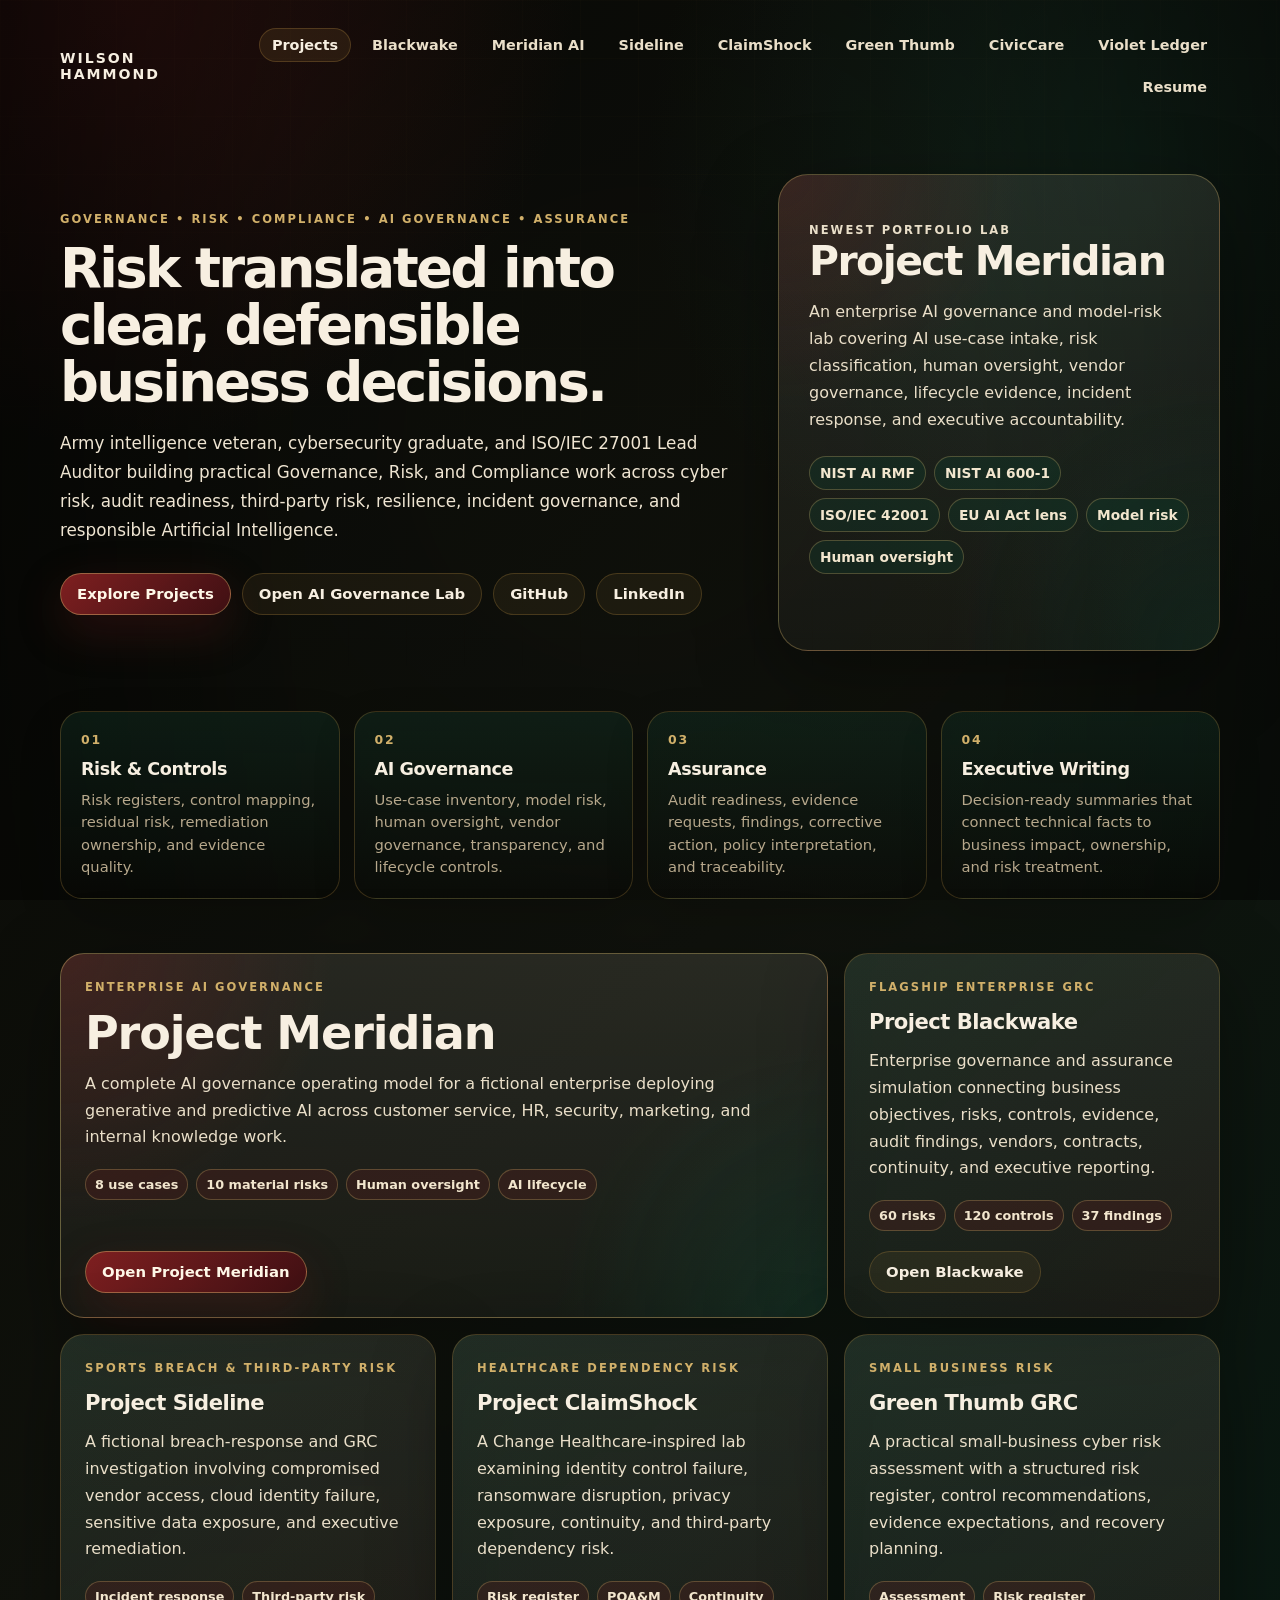
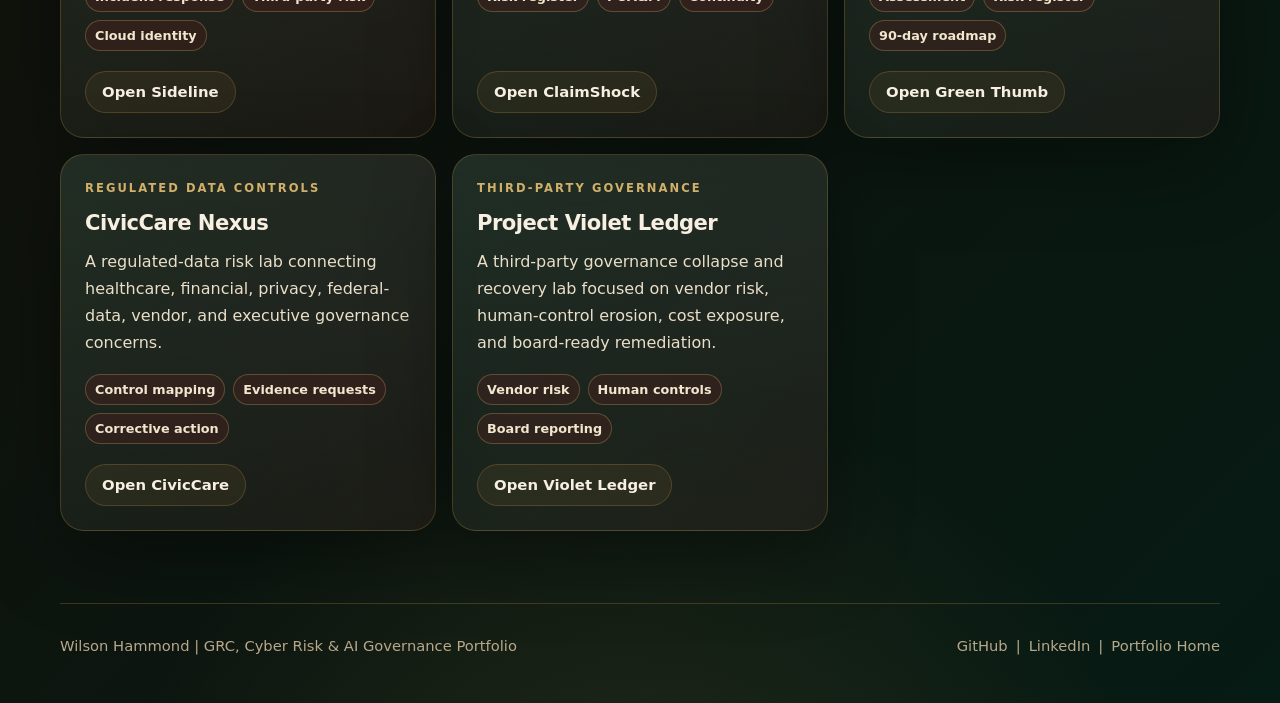
<file: index.html>
<!doctype html>
<html lang="en">
<head>
  <meta charset="utf-8">
  <meta name="viewport" content="width=device-width, initial-scale=1">
  <meta name="description" content="Wilson Hammond cybersecurity, GRC, risk, compliance, assurance, and AI governance portfolio.">
  <title>Wilson Hammond | GRC, Cyber Risk & AI Governance Portfolio</title>
  <link rel="stylesheet" href="styles.css?v=meridian1">
</head>
<body>
  <header class="site-header">
    <nav class="nav-wrap">
      <a class="brand" href="index.html">Wilson Hammond</a>
      <div class="nav-links">
        <a class="active" href="index.html#projects">Projects</a>
        <a href="project_blackwake.html">Blackwake</a>
        <a href="project_meridian_ai.html">Meridian AI</a>
        <a href="project_sideline.html">Sideline</a>
        <a href="project_claimshock.html">ClaimShock</a>
        <a href="project_green_thumb.html">Green Thumb</a>
        <a href="project_civiccare.html">CivicCare</a>
        <a href="project_violet_ledger.html">Violet Ledger</a>
        <a href="Wilson_Hammond_Resume.pdf">Resume</a>
      </div>
    </nav>
  </header>
  <main>
    <section class="hero-section">
      <div class="hero-grid">
        <div class="hero-copy">
          <p class="kicker">Governance • Risk • Compliance • AI Governance • Assurance</p>
          <h1>Risk translated into clear, defensible business decisions.</h1>
          <p class="lead">Army intelligence veteran, cybersecurity graduate, and ISO/IEC 27001 Lead Auditor building practical Governance, Risk, and Compliance work across cyber risk, audit readiness, third-party risk, resilience, incident governance, and responsible Artificial Intelligence.</p>
          <div class="action-row">
            <a class="button primary" href="#projects">Explore Projects</a>
            <a class="button secondary" href="project_meridian_ai.html">Open AI Governance Lab</a>
            <a class="button secondary" href="https://github.com/WilsonHammond" target="_blank" rel="noopener">GitHub</a>
            <a class="button secondary" href="https://www.linkedin.com/in/wilson-hammond-b14966373" target="_blank" rel="noopener">LinkedIn</a>
          </div>
        </div>
        <aside class="hero-panel">
          <p class="panel-label">Newest Portfolio Lab</p>
          <h2>Project Meridian</h2>
          <p>An enterprise AI governance and model-risk lab covering AI use-case intake, risk classification, human oversight, vendor governance, lifecycle evidence, incident response, and executive accountability.</p>
          <div class="mini-list"><span>NIST AI RMF</span><span>NIST AI 600-1</span><span>ISO/IEC 42001</span><span>EU AI Act lens</span><span>Model risk</span><span>Human oversight</span></div>
        </aside>
      </div>
    </section>
    <section class="signal-row" aria-label="Portfolio strengths">
      <article><span>01</span><h3>Risk & Controls</h3><p>Risk registers, control mapping, residual risk, remediation ownership, and evidence quality.</p></article>
      <article><span>02</span><h3>AI Governance</h3><p>Use-case inventory, model risk, human oversight, vendor governance, transparency, and lifecycle controls.</p></article>
      <article><span>03</span><h3>Assurance</h3><p>Audit readiness, evidence requests, findings, corrective action, policy interpretation, and traceability.</p></article>
      <article><span>04</span><h3>Executive Writing</h3><p>Decision-ready summaries that connect technical facts to business impact, ownership, and risk treatment.</p></article>
    </section>
    <section class="project-grid" id="projects">
      <article class="project-card featured-card"><p class="kicker">Enterprise AI Governance</p><h3>Project Meridian</h3><p>A complete AI governance operating model for a fictional enterprise deploying generative and predictive AI across customer service, HR, security, marketing, and internal knowledge work.</p><div class="project-meta"><span>8 use cases</span><span>10 material risks</span><span>Human oversight</span><span>AI lifecycle</span></div><a href="project_meridian_ai.html">Open Project Meridian</a></article>
      <article class="project-card"><p class="kicker">Flagship Enterprise GRC</p><h3>Project Blackwake</h3><p>Enterprise governance and assurance simulation connecting business objectives, risks, controls, evidence, audit findings, vendors, contracts, continuity, and executive reporting.</p><div class="project-meta"><span>60 risks</span><span>120 controls</span><span>37 findings</span></div><a href="project_blackwake.html">Open Blackwake</a></article>
      <article class="project-card"><p class="kicker">Sports Breach & Third-Party Risk</p><h3>Project Sideline</h3><p>A fictional breach-response and GRC investigation involving compromised vendor access, cloud identity failure, sensitive data exposure, and executive remediation.</p><div class="project-meta"><span>Incident response</span><span>Third-party risk</span><span>Cloud identity</span></div><a href="project_sideline.html">Open Sideline</a></article>
      <article class="project-card"><p class="kicker">Healthcare Dependency Risk</p><h3>Project ClaimShock</h3><p>A Change Healthcare-inspired lab examining identity control failure, ransomware disruption, privacy exposure, continuity, and third-party dependency risk.</p><div class="project-meta"><span>Risk register</span><span>POA&amp;M</span><span>Continuity</span></div><a href="project_claimshock.html">Open ClaimShock</a></article>
      <article class="project-card"><p class="kicker">Small Business Risk</p><h3>Green Thumb GRC</h3><p>A practical small-business cyber risk assessment with a structured risk register, control recommendations, evidence expectations, and recovery planning.</p><div class="project-meta"><span>Assessment</span><span>Risk register</span><span>90-day roadmap</span></div><a href="project_green_thumb.html">Open Green Thumb</a></article>
      <article class="project-card"><p class="kicker">Regulated Data Controls</p><h3>CivicCare Nexus</h3><p>A regulated-data risk lab connecting healthcare, financial, privacy, federal-data, vendor, and executive governance concerns.</p><div class="project-meta"><span>Control mapping</span><span>Evidence requests</span><span>Corrective action</span></div><a href="project_civiccare.html">Open CivicCare</a></article>
      <article class="project-card"><p class="kicker">Third-Party Governance</p><h3>Project Violet Ledger</h3><p>A third-party governance collapse and recovery lab focused on vendor risk, human-control erosion, cost exposure, and board-ready remediation.</p><div class="project-meta"><span>Vendor risk</span><span>Human controls</span><span>Board reporting</span></div><a href="project_violet_ledger.html">Open Violet Ledger</a></article>
    </section>
  </main>
  <footer class="footer"><p>Wilson Hammond | GRC, Cyber Risk & AI Governance Portfolio</p><p><a href="https://github.com/WilsonHammond" target="_blank" rel="noopener">GitHub</a><span>|</span><a href="https://www.linkedin.com/in/wilson-hammond-b14966373" target="_blank" rel="noopener">LinkedIn</a><span>|</span><a href="index.html">Portfolio Home</a></p></footer>
</body></html>
</file>
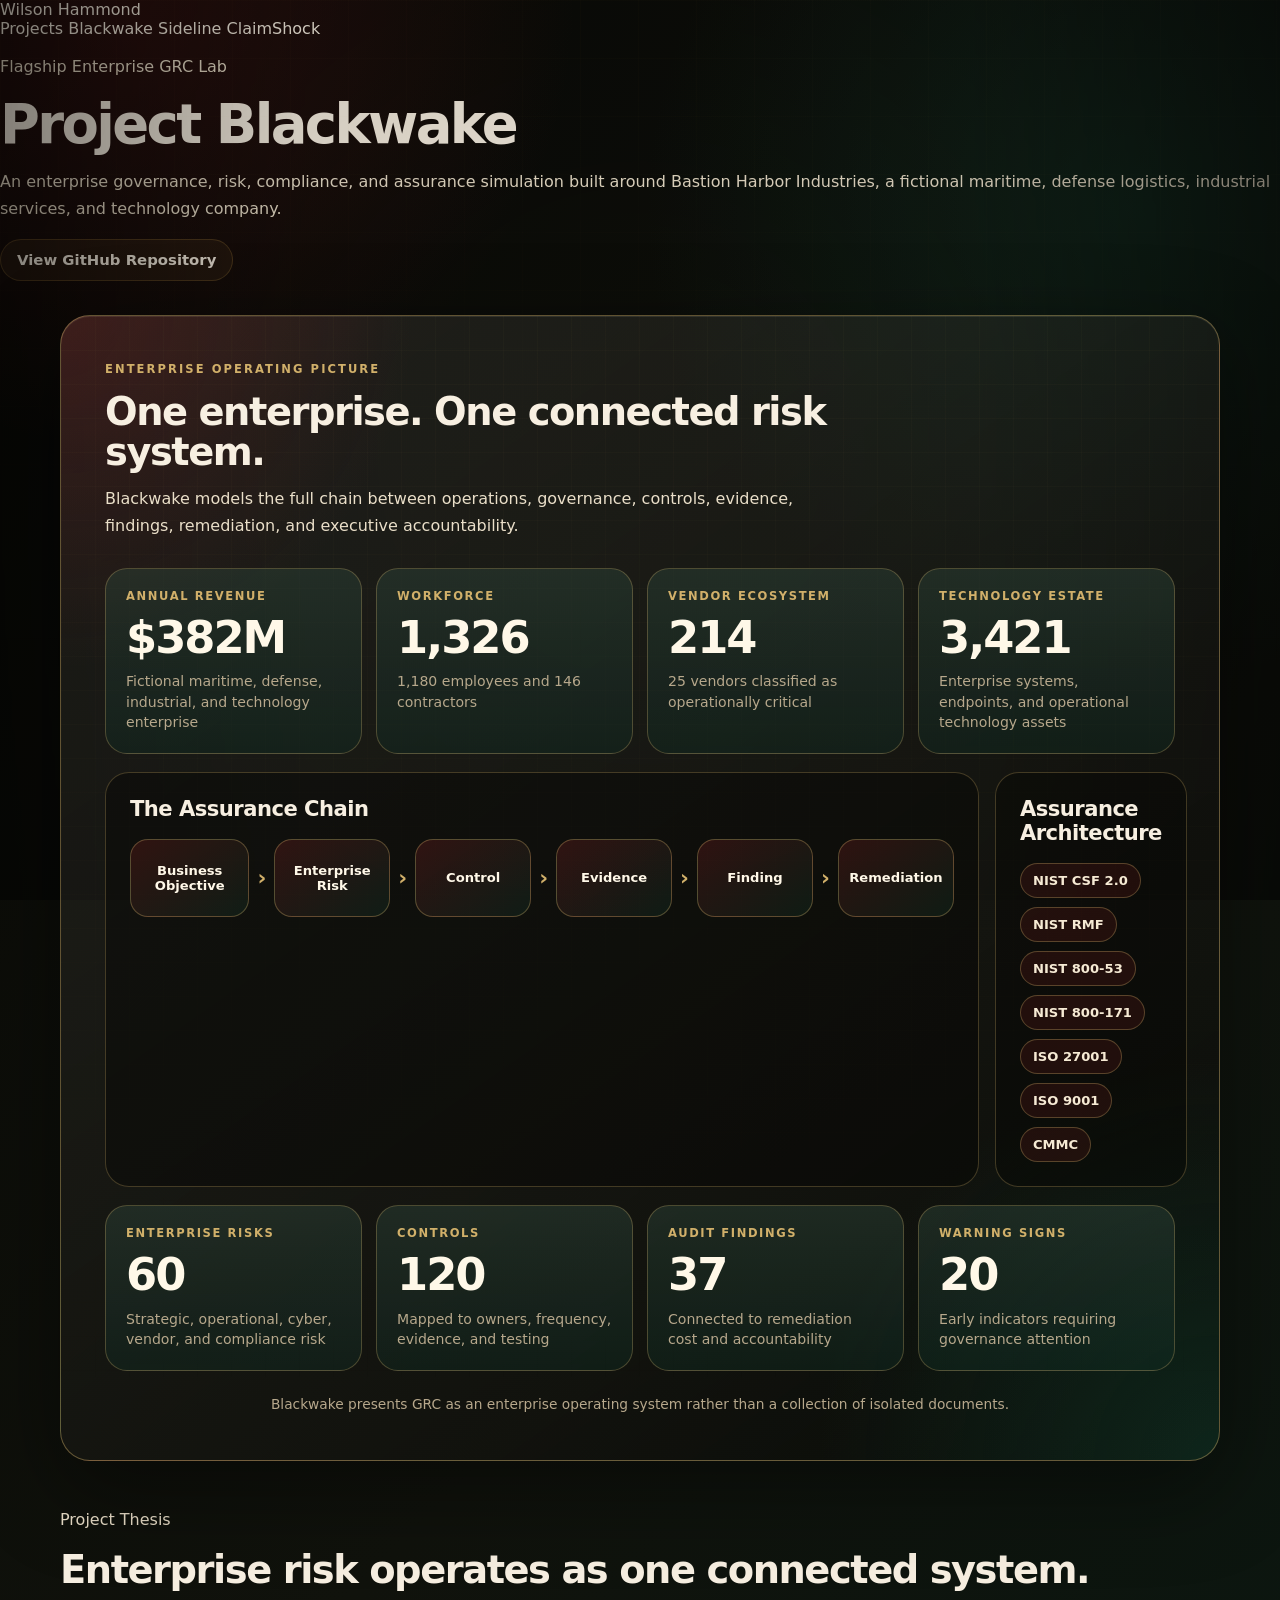
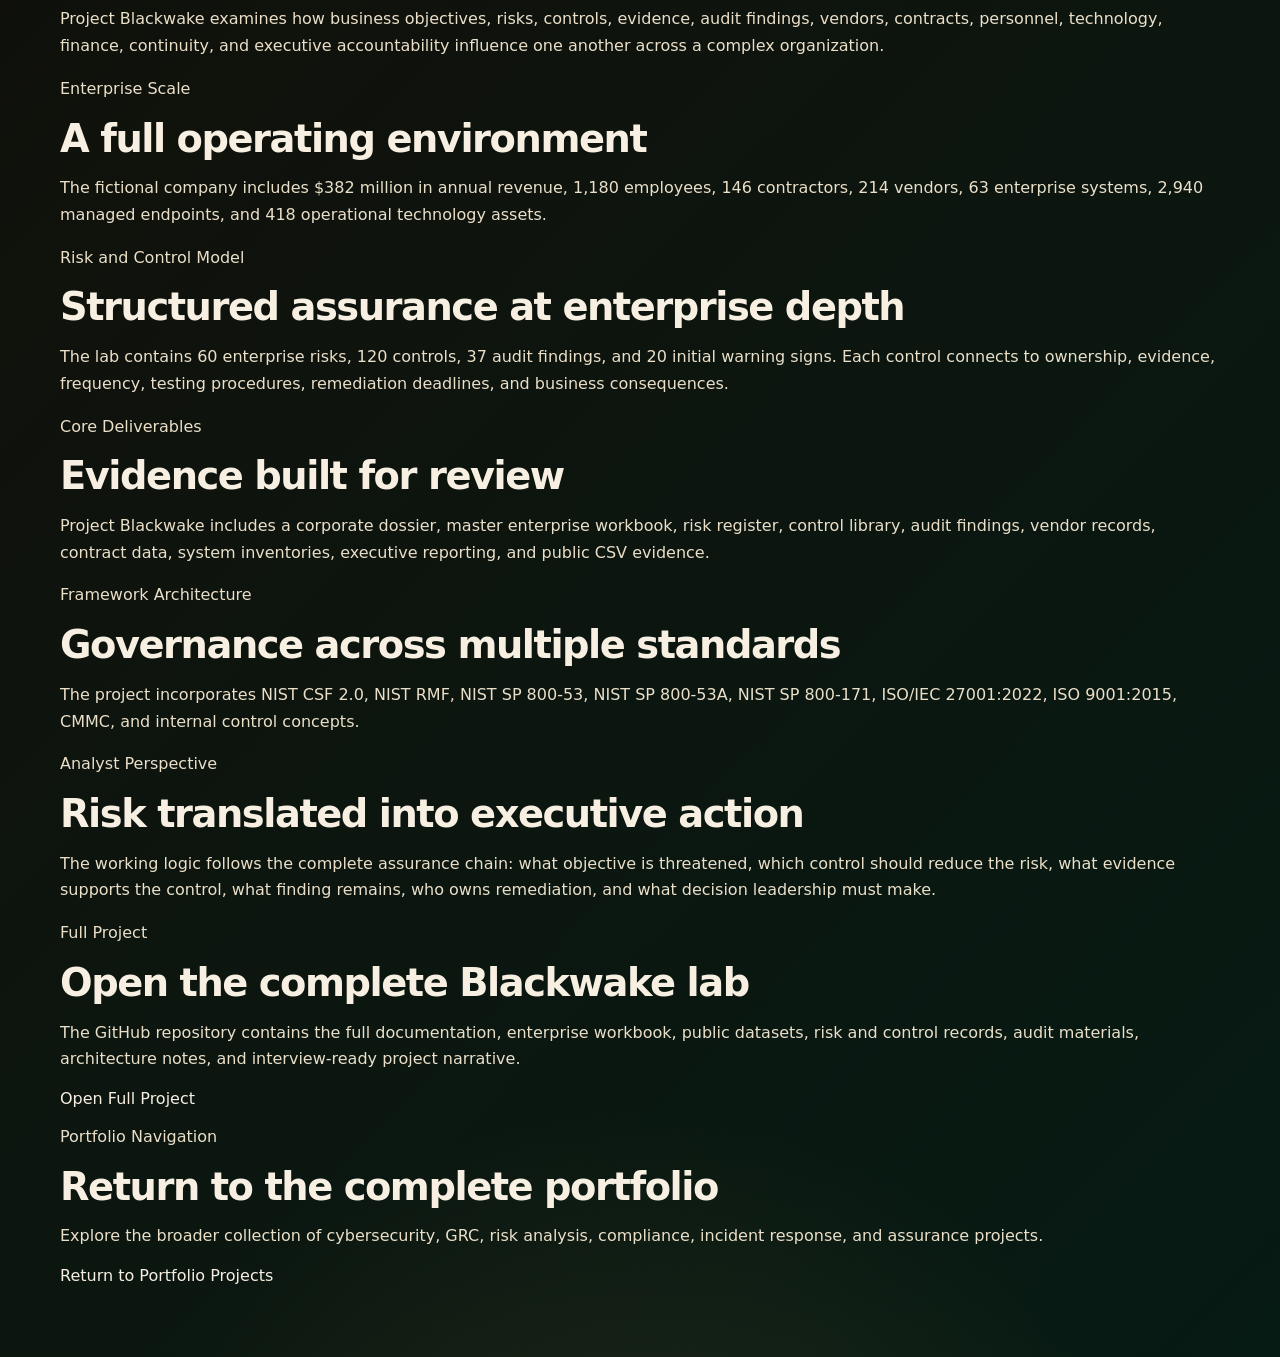
<file: project_blackwake.html>
<!doctype html>
<html lang="en">
<head>
  <meta charset="utf-8">
  <meta name="viewport" content="width=device-width, initial-scale=1">
  <title>Project Blackwake | Wilson Hammond</title>
  <link rel="stylesheet" href="styles.css">
</head>

<body>
  <header class="hero">
    <nav>
      <a href="index.html" class="logo">Wilson Hammond</a>
      <div>
        <a href="index.html#projects">Projects</a>
        <a href="project_blackwake.html">Blackwake</a>
        <a href="project_sideline.html">Sideline</a>
        <a href="project_claimshock.html">ClaimShock</a>
      </div>
    </nav>

    <section class="heroText">
      <p class="eyebrow">Flagship Enterprise GRC Lab</p>
      <h1>Project Blackwake</h1>
      <p>
        An enterprise governance, risk, compliance, and assurance simulation built around Bastion Harbor Industries, a fictional maritime, defense logistics, industrial services, and technology company.
      </p>
      <a class="button" href="https://github.com/WilsonHammond/project_blackwake_grc_lab" target="_blank">
        View GitHub Repository
      </a>
    </section>
  </header>

  <section class="project-infographic" aria-labelledby="blackwake-overview-title">
  <div class="infographic-shell">

    <div class="infographic-heading">
      <p class="kicker">Enterprise Operating Picture</p>

      <h2 id="blackwake-overview-title">
        One enterprise. One connected risk system.
      </h2>

      <p>
        Blackwake models the full chain between operations, governance,
        controls, evidence, findings, remediation, and executive accountability.
      </p>
    </div>

    <div class="metric-grid">
      <article class="metric-card">
        <span class="metric-label">Annual Revenue</span>
        <span class="metric-value">$382M</span>
        <span class="metric-note">
          Fictional maritime, defense, industrial, and technology enterprise
        </span>
      </article>

      <article class="metric-card">
        <span class="metric-label">Workforce</span>
        <span class="metric-value">1,326</span>
        <span class="metric-note">
          1,180 employees and 146 contractors
        </span>
      </article>

      <article class="metric-card">
        <span class="metric-label">Vendor Ecosystem</span>
        <span class="metric-value">214</span>
        <span class="metric-note">
          25 vendors classified as operationally critical
        </span>
      </article>

      <article class="metric-card">
        <span class="metric-label">Technology Estate</span>
        <span class="metric-value">3,421</span>
        <span class="metric-note">
          Enterprise systems, endpoints, and operational technology assets
        </span>
      </article>
    </div>

    <div class="infographic-split">

      <article class="infographic-panel">
        <h3>The Assurance Chain</h3>

        <div class="risk-flow" aria-label="Blackwake assurance chain">
          <div class="flow-node">Business Objective</div>
          <div class="flow-arrow">›</div>
          <div class="flow-node">Enterprise Risk</div>
          <div class="flow-arrow">›</div>
          <div class="flow-node">Control</div>
          <div class="flow-arrow">›</div>
          <div class="flow-node">Evidence</div>
          <div class="flow-arrow">›</div>
          <div class="flow-node">Finding</div>
          <div class="flow-arrow">›</div>
          <div class="flow-node">Remediation</div>
        </div>
      </article>

      <article class="infographic-panel">
        <h3>Assurance Architecture</h3>

        <div class="framework-row">
          <span>NIST CSF 2.0</span>
          <span>NIST RMF</span>
          <span>NIST 800-53</span>
          <span>NIST 800-171</span>
          <span>ISO 27001</span>
          <span>ISO 9001</span>
          <span>CMMC</span>
        </div>
      </article>

    </div>

    <div class="metric-grid" style="margin-top: 18px; margin-bottom: 0;">
      <article class="metric-card">
        <span class="metric-label">Enterprise Risks</span>
        <span class="metric-value">60</span>
        <span class="metric-note">Strategic, operational, cyber, vendor, and compliance risk</span>
      </article>

      <article class="metric-card">
        <span class="metric-label">Controls</span>
        <span class="metric-value">120</span>
        <span class="metric-note">Mapped to owners, frequency, evidence, and testing</span>
      </article>

      <article class="metric-card">
        <span class="metric-label">Audit Findings</span>
        <span class="metric-value">37</span>
        <span class="metric-note">Connected to remediation cost and accountability</span>
      </article>

      <article class="metric-card">
        <span class="metric-label">Warning Signs</span>
        <span class="metric-value">20</span>
        <span class="metric-note">Early indicators requiring governance attention</span>
      </article>
    </div>

    <p class="infographic-caption">
      Blackwake presents GRC as an enterprise operating system rather than a collection of isolated documents.
    </p>

  </div>
</section>
  
  <main>
    <section class="grid">
      <article class="card">
        <p class="eyebrow">Project Thesis</p>
        <h2>Enterprise risk operates as one connected system.</h2>
        <p>
          Project Blackwake examines how business objectives, risks, controls, evidence, audit findings, vendors, contracts, personnel, technology, finance, continuity, and executive accountability influence one another across a complex organization.
        </p>
      </article>

      <article class="card">
        <p class="eyebrow">Enterprise Scale</p>
        <h2>A full operating environment</h2>
        <p>
          The fictional company includes $382 million in annual revenue, 1,180 employees, 146 contractors, 214 vendors, 63 enterprise systems, 2,940 managed endpoints, and 418 operational technology assets.
        </p>
      </article>

      <article class="card">
        <p class="eyebrow">Risk and Control Model</p>
        <h2>Structured assurance at enterprise depth</h2>
        <p>
          The lab contains 60 enterprise risks, 120 controls, 37 audit findings, and 20 initial warning signs. Each control connects to ownership, evidence, frequency, testing procedures, remediation deadlines, and business consequences.
        </p>
      </article>

      <article class="card">
        <p class="eyebrow">Core Deliverables</p>
        <h2>Evidence built for review</h2>
        <p>
          Project Blackwake includes a corporate dossier, master enterprise workbook, risk register, control library, audit findings, vendor records, contract data, system inventories, executive reporting, and public CSV evidence.
        </p>
      </article>

      <article class="card">
        <p class="eyebrow">Framework Architecture</p>
        <h2>Governance across multiple standards</h2>
        <p>
          The project incorporates NIST CSF 2.0, NIST RMF, NIST SP 800-53, NIST SP 800-53A, NIST SP 800-171, ISO/IEC 27001:2022, ISO 9001:2015, CMMC, and internal control concepts.
        </p>
      </article>

      <article class="card">
        <p class="eyebrow">Analyst Perspective</p>
        <h2>Risk translated into executive action</h2>
        <p>
          The working logic follows the complete assurance chain: what objective is threatened, which control should reduce the risk, what evidence supports the control, what finding remains, who owns remediation, and what decision leadership must make.
        </p>
      </article>

      <article class="card">
        <p class="eyebrow">Full Project</p>
        <h2>Open the complete Blackwake lab</h2>
        <p>
          The GitHub repository contains the full documentation, enterprise workbook, public datasets, risk and control records, audit materials, architecture notes, and interview-ready project narrative.
        </p>
        <a href="https://github.com/WilsonHammond/project_blackwake_grc_lab" target="_blank">
          Open Full Project
        </a>
      </article>

      <article class="card">
        <p class="eyebrow">Portfolio Navigation</p>
        <h2>Return to the complete portfolio</h2>
        <p>
          Explore the broader collection of cybersecurity, GRC, risk analysis, compliance, incident response, and assurance projects.
        </p>
        <a href="index.html#projects">Return to Portfolio Projects</a>
      </article>
    </section>
  </main>
</body>
</html>
</file>
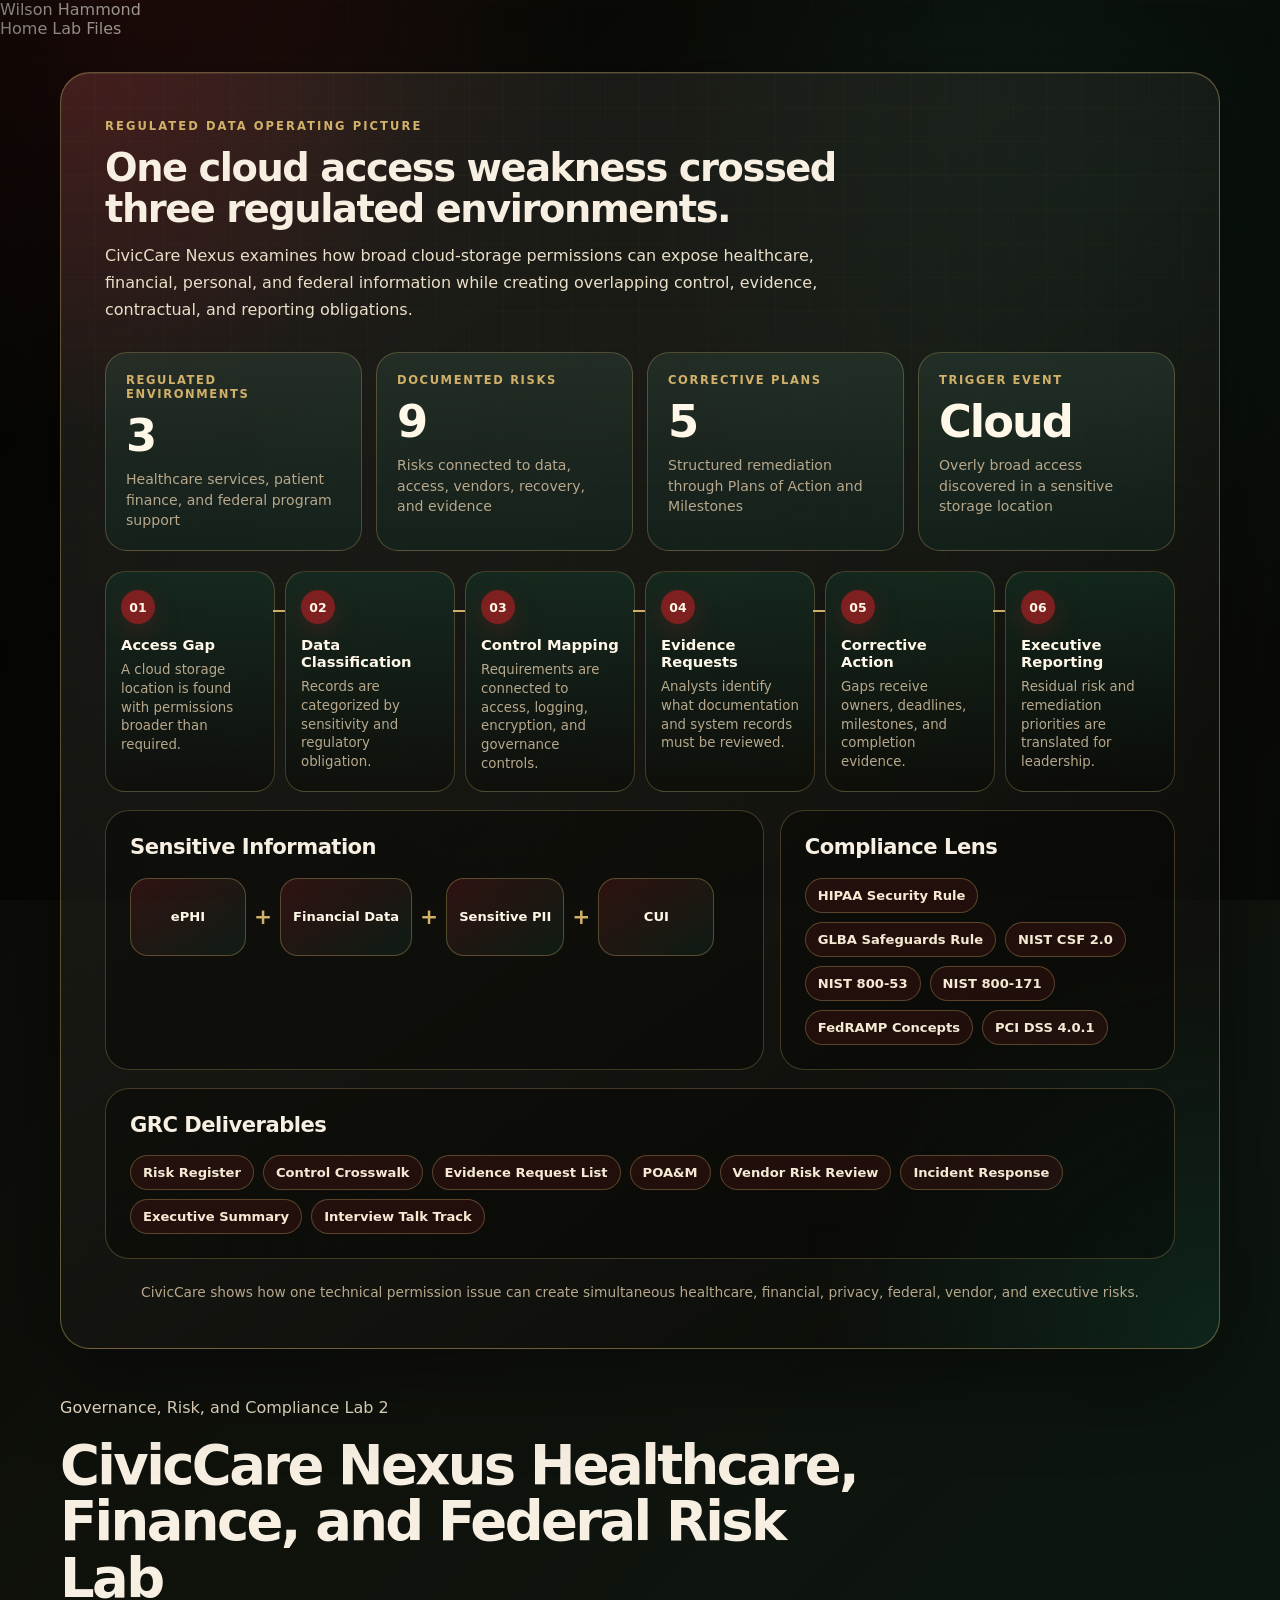
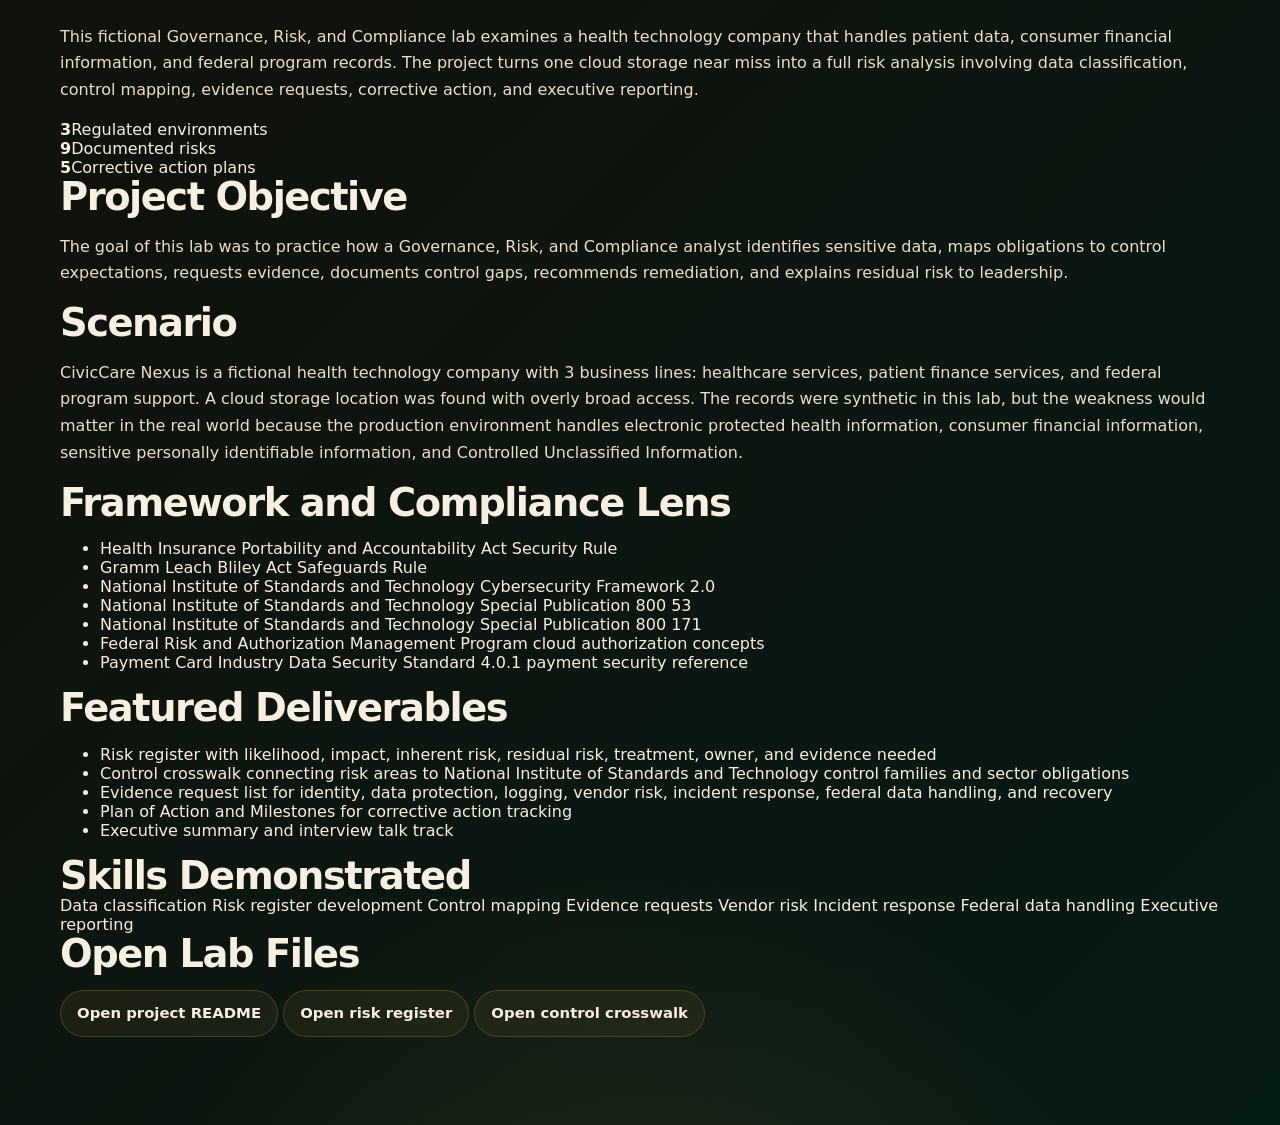
<file: project_civiccare.html>
<!doctype html>
<html lang="en">
<head>
  <meta charset="utf-8">
  <meta name="viewport" content="width=device-width, initial-scale=1">
  <title>CivicCare Nexus GRC Lab | Wilson Hammond</title>
  <link rel="stylesheet" href="styles.css">
</head>
<body>
  <header class="pageHeader">
    <nav>
      <a href="index.html" class="logo">Wilson Hammond</a>
      <div>
        <a href="index.html">Home</a>
        <a href="civiccare_grc_lab/README.md">Lab Files</a>
      </div>
    </nav>
  </header>

<section class="project-infographic" aria-labelledby="civiccare-overview-title">
  <div class="infographic-shell">

    <div class="infographic-heading">
      <p class="kicker">Regulated Data Operating Picture</p>

      <h2 id="civiccare-overview-title">
        One cloud access weakness crossed three regulated environments.
      </h2>

      <p>
        CivicCare Nexus examines how broad cloud-storage permissions can expose
        healthcare, financial, personal, and federal information while creating
        overlapping control, evidence, contractual, and reporting obligations.
      </p>
    </div>

    <div class="metric-grid">
      <article class="metric-card">
        <span class="metric-label">Regulated Environments</span>
        <span class="metric-value">3</span>
        <span class="metric-note">
          Healthcare services, patient finance, and federal program support
        </span>
      </article>

      <article class="metric-card">
        <span class="metric-label">Documented Risks</span>
        <span class="metric-value">9</span>
        <span class="metric-note">
          Risks connected to data, access, vendors, recovery, and evidence
        </span>
      </article>

      <article class="metric-card">
        <span class="metric-label">Corrective Plans</span>
        <span class="metric-value">5</span>
        <span class="metric-note">
          Structured remediation through Plans of Action and Milestones
        </span>
      </article>

      <article class="metric-card">
        <span class="metric-label">Trigger Event</span>
        <span class="metric-value">Cloud</span>
        <span class="metric-note">
          Overly broad access discovered in a sensitive storage location
        </span>
      </article>
    </div>

    <div class="timeline-strip" aria-label="CivicCare risk analysis workflow">

      <article class="timeline-step">
        <span class="timeline-number">01</span>
        <strong>Access Gap</strong>
        <small>
          A cloud storage location is found with permissions broader than required.
        </small>
      </article>

      <article class="timeline-step">
        <span class="timeline-number">02</span>
        <strong>Data Classification</strong>
        <small>
          Records are categorized by sensitivity and regulatory obligation.
        </small>
      </article>

      <article class="timeline-step">
        <span class="timeline-number">03</span>
        <strong>Control Mapping</strong>
        <small>
          Requirements are connected to access, logging, encryption, and governance controls.
        </small>
      </article>

      <article class="timeline-step">
        <span class="timeline-number">04</span>
        <strong>Evidence Requests</strong>
        <small>
          Analysts identify what documentation and system records must be reviewed.
        </small>
      </article>

      <article class="timeline-step">
        <span class="timeline-number">05</span>
        <strong>Corrective Action</strong>
        <small>
          Gaps receive owners, deadlines, milestones, and completion evidence.
        </small>
      </article>

      <article class="timeline-step">
        <span class="timeline-number">06</span>
        <strong>Executive Reporting</strong>
        <small>
          Residual risk and remediation priorities are translated for leadership.
        </small>
      </article>

    </div>

    <div class="infographic-split">

      <article class="infographic-panel">
        <h3>Sensitive Information</h3>

        <div class="risk-flow">
          <div class="flow-node">ePHI</div>
          <div class="flow-arrow">+</div>
          <div class="flow-node">Financial Data</div>
          <div class="flow-arrow">+</div>
          <div class="flow-node">Sensitive PII</div>
          <div class="flow-arrow">+</div>
          <div class="flow-node">CUI</div>
        </div>
      </article>

      <article class="infographic-panel">
        <h3>Compliance Lens</h3>

        <div class="framework-row">
          <span>HIPAA Security Rule</span>
          <span>GLBA Safeguards Rule</span>
          <span>NIST CSF 2.0</span>
          <span>NIST 800-53</span>
          <span>NIST 800-171</span>
          <span>FedRAMP Concepts</span>
          <span>PCI DSS 4.0.1</span>
        </div>
      </article>

    </div>

    <article class="infographic-panel" style="margin-top: 18px;">
      <h3>GRC Deliverables</h3>

      <div class="control-strip">
        <span>Risk Register</span>
        <span>Control Crosswalk</span>
        <span>Evidence Request List</span>
        <span>POA&amp;M</span>
        <span>Vendor Risk Review</span>
        <span>Incident Response</span>
        <span>Executive Summary</span>
        <span>Interview Talk Track</span>
      </div>
    </article>

    <p class="infographic-caption">
      CivicCare shows how one technical permission issue can create simultaneous
      healthcare, financial, privacy, federal, vendor, and executive risks.
    </p>

  </div>
</section>
  
  <main class="project">
    <p class="eyebrow">Governance, Risk, and Compliance Lab 2</p>
    <h1>CivicCare Nexus Healthcare, Finance, and Federal Risk Lab</h1>

    <p class="lede">This fictional Governance, Risk, and Compliance lab examines a health technology company that handles patient data, consumer financial information, and federal program records. The project turns one cloud storage near miss into a full risk analysis involving data classification, control mapping, evidence requests, corrective action, and executive reporting.</p>

    <section class="statGrid">
      <div><strong>3</strong><span>Regulated environments</span></div>
      <div><strong>9</strong><span>Documented risks</span></div>
      <div><strong>5</strong><span>Corrective action plans</span></div>
    </section>

    <section>
      <h2>Project Objective</h2>
      <p>The goal of this lab was to practice how a Governance, Risk, and Compliance analyst identifies sensitive data, maps obligations to control expectations, requests evidence, documents control gaps, recommends remediation, and explains residual risk to leadership.</p>
    </section>

    <section>
      <h2>Scenario</h2>
      <p>CivicCare Nexus is a fictional health technology company with 3 business lines: healthcare services, patient finance services, and federal program support. A cloud storage location was found with overly broad access. The records were synthetic in this lab, but the weakness would matter in the real world because the production environment handles electronic protected health information, consumer financial information, sensitive personally identifiable information, and Controlled Unclassified Information.</p>
    </section>

    <section>
      <h2>Framework and Compliance Lens</h2>
      <ul>
        <li>Health Insurance Portability and Accountability Act Security Rule</li>
        <li>Gramm Leach Bliley Act Safeguards Rule</li>
        <li>National Institute of Standards and Technology Cybersecurity Framework 2.0</li>
        <li>National Institute of Standards and Technology Special Publication 800 53</li>
        <li>National Institute of Standards and Technology Special Publication 800 171</li>
        <li>Federal Risk and Authorization Management Program cloud authorization concepts</li>
        <li>Payment Card Industry Data Security Standard 4.0.1 payment security reference</li>
      </ul>
    </section>

    <section>
      <h2>Featured Deliverables</h2>
      <ul>
        <li>Risk register with likelihood, impact, inherent risk, residual risk, treatment, owner, and evidence needed</li>
        <li>Control crosswalk connecting risk areas to National Institute of Standards and Technology control families and sector obligations</li>
        <li>Evidence request list for identity, data protection, logging, vendor risk, incident response, federal data handling, and recovery</li>
        <li>Plan of Action and Milestones for corrective action tracking</li>
        <li>Executive summary and interview talk track</li>
      </ul>
    </section>

    <section>
      <h2>Skills Demonstrated</h2>
      <div class="chips">
        <span>Data classification</span>
        <span>Risk register development</span>
        <span>Control mapping</span>
        <span>Evidence requests</span>
        <span>Vendor risk</span>
        <span>Incident response</span>
        <span>Federal data handling</span>
        <span>Executive reporting</span>
      </div>
    </section>

    <section>
      <h2>Open Lab Files</h2>
      <p>
        <a class="button" href="civiccare_grc_lab/README.md">Open project README</a>
        <a class="button" href="civiccare_grc_lab/risk_register.csv">Open risk register</a>
        <a class="button" href="civiccare_grc_lab/control_crosswalk.csv">Open control crosswalk</a>
      </p>
    </section>
  </main>
</body>
</html>
</file>
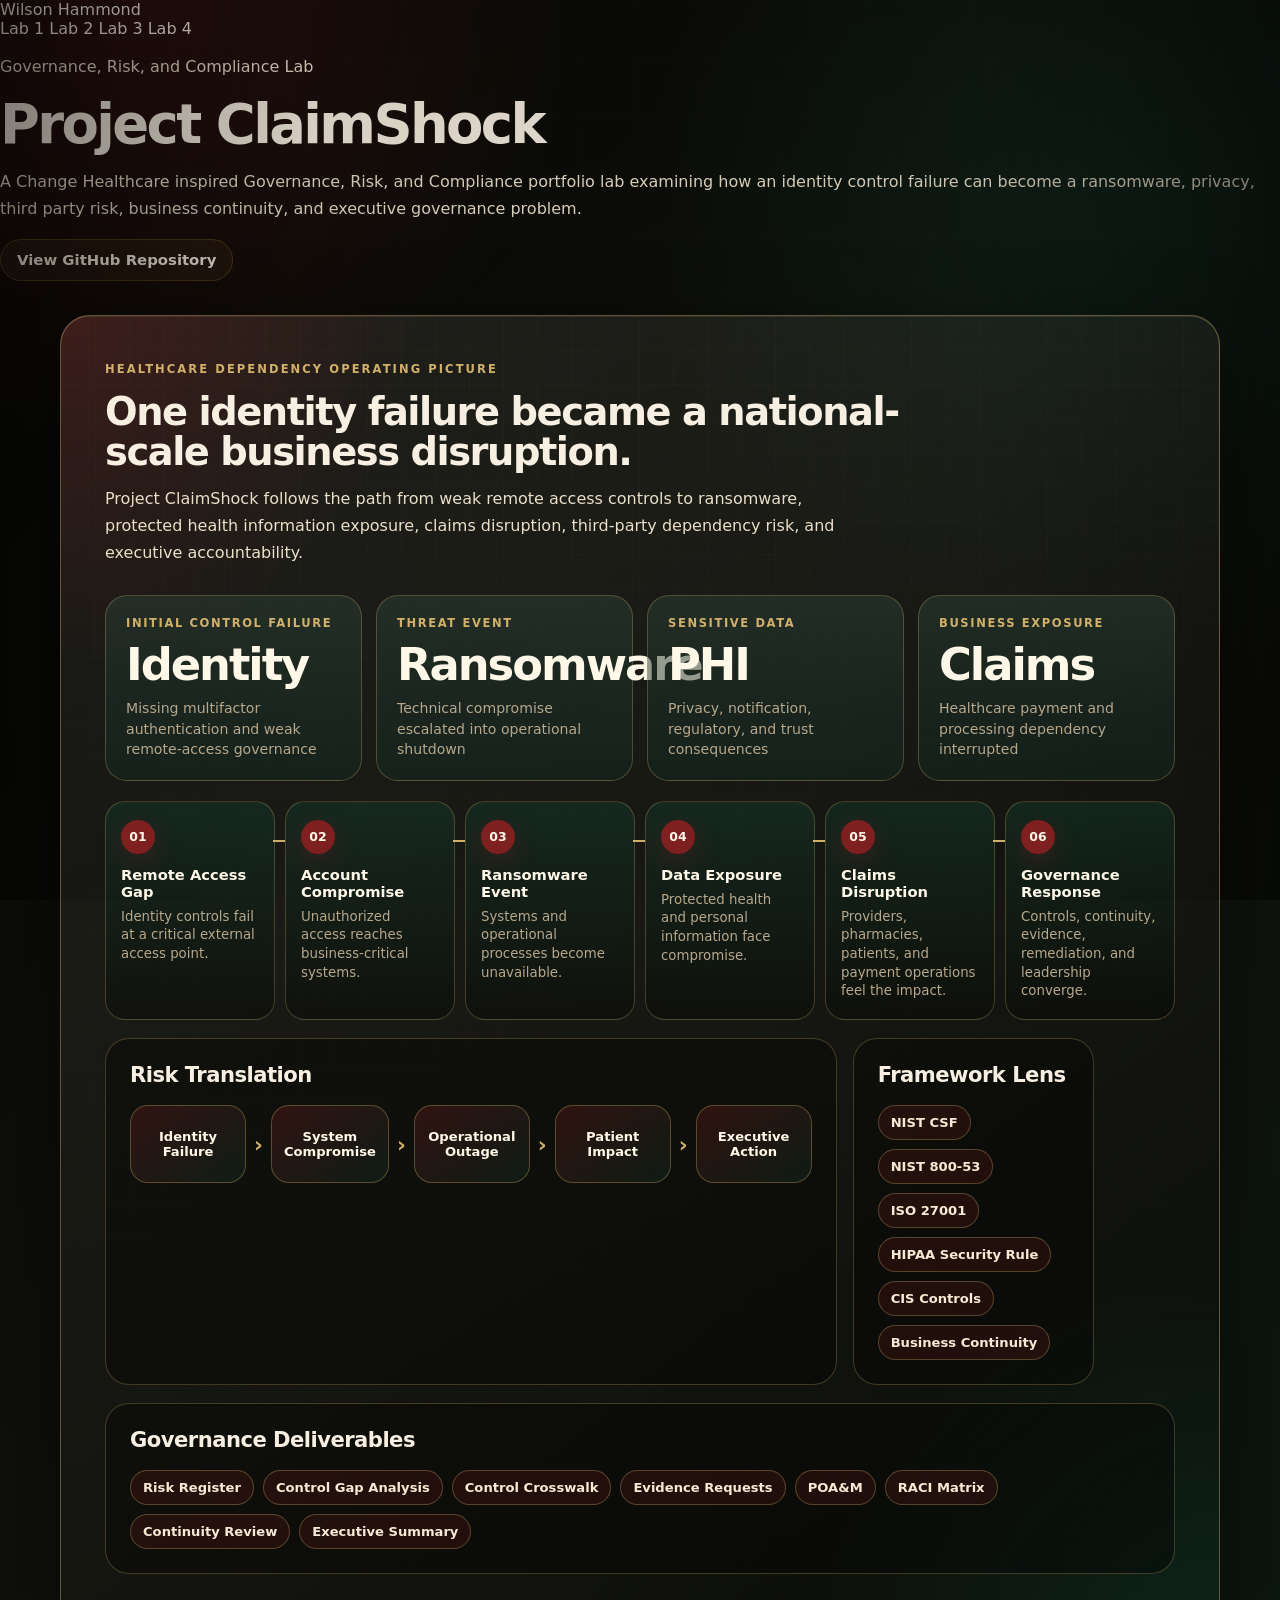
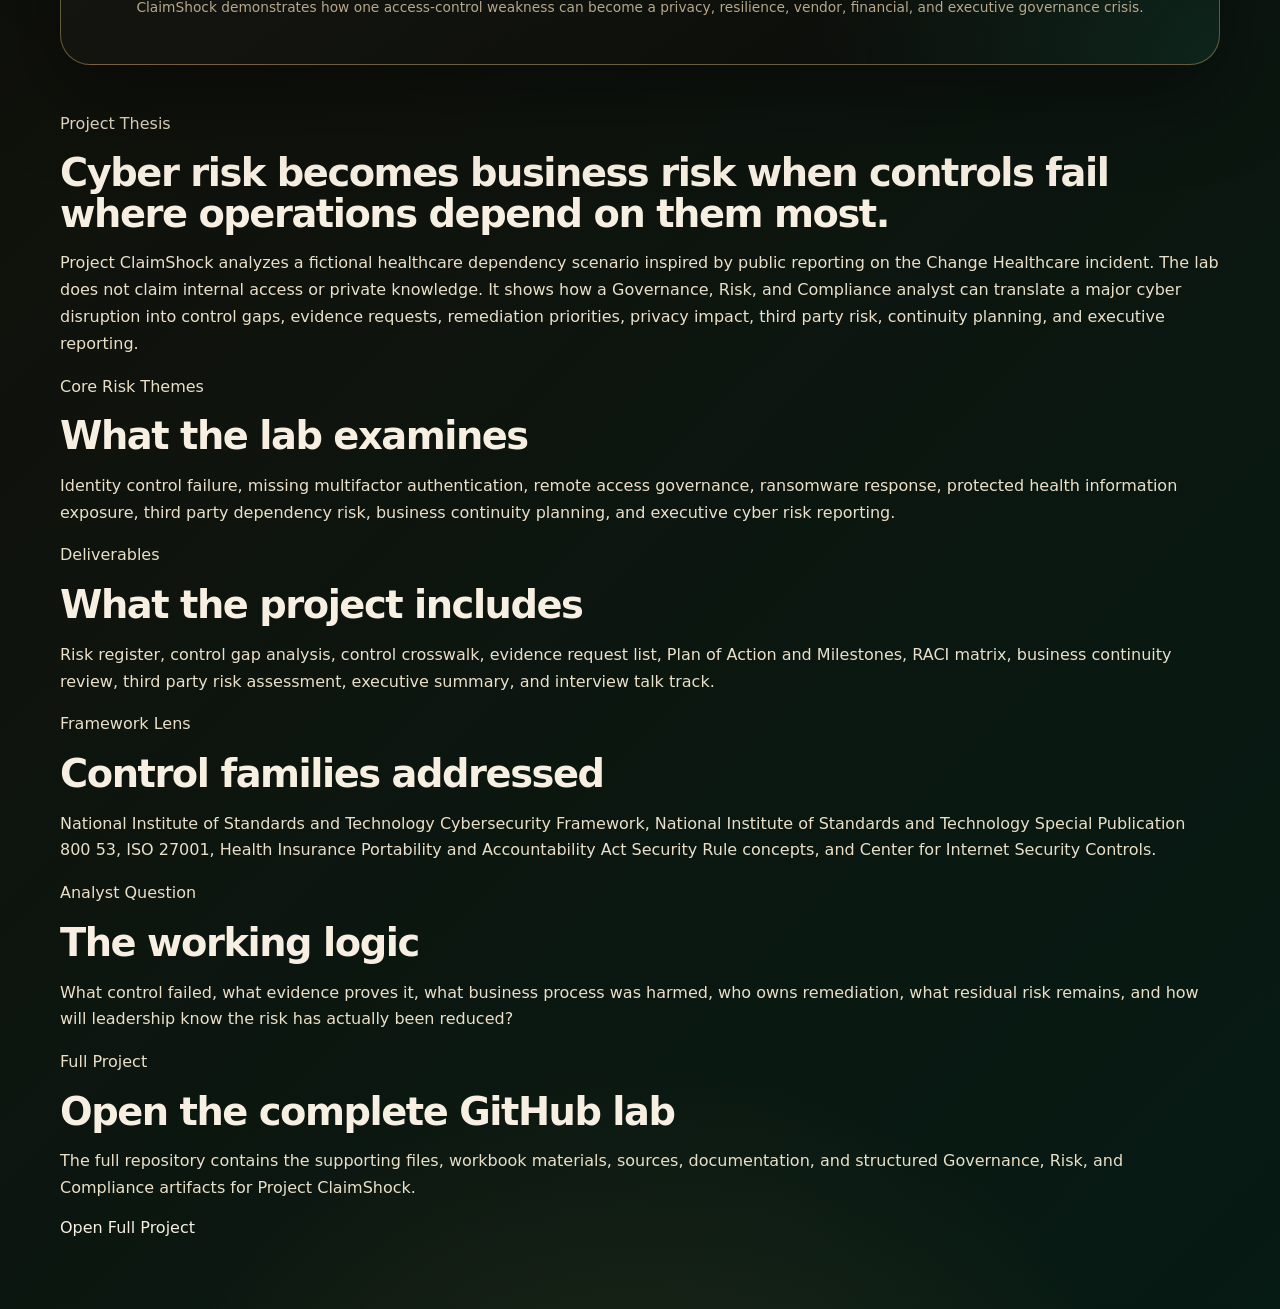
<file: project_claimshock.html>
<!doctype html>
<html lang="en">
<head>
  <meta charset="utf-8">
  <meta name="viewport" content="width=device-width, initial-scale=1">
  <title>Project ClaimShock | Wilson Hammond</title>
  <link rel="stylesheet" href="styles.css">
</head>

<body>
  <header class="hero">
    <nav>
      <a href="index.html" class="logo">Wilson Hammond</a>
      <div>
        <a href="project_green_thumb.html">Lab 1</a>
        <a href="project_civiccare.html">Lab 2</a>
        <a href="https://wilsonhammond.github.io/violet_ledger/">Lab 3</a>
        <a href="project_claimshock.html">Lab 4</a>
      </div>
    </nav>

    <section class="heroText">
      <p class="eyebrow">Governance, Risk, and Compliance Lab</p>
      <h1>Project ClaimShock</h1>
      <p>
        A Change Healthcare inspired Governance, Risk, and Compliance portfolio lab examining how an identity control failure can become a ransomware, privacy, third party risk, business continuity, and executive governance problem.
      </p>
      <a class="button" href="https://github.com/WilsonHammond/claimshock-apex-grc-lab" target="_blank">View GitHub Repository</a>
    </section>
  </header>

<section class="project-infographic" aria-labelledby="claimshock-overview-title">
  <div class="infographic-shell">

    <div class="infographic-heading">
      <p class="kicker">Healthcare Dependency Operating Picture</p>

      <h2 id="claimshock-overview-title">
        One identity failure became a national-scale business disruption.
      </h2>

      <p>
        Project ClaimShock follows the path from weak remote access controls
        to ransomware, protected health information exposure, claims
        disruption, third-party dependency risk, and executive accountability.
      </p>
    </div>

    <div class="metric-grid">
      <article class="metric-card">
        <span class="metric-label">Initial Control Failure</span>
        <span class="metric-value">Identity</span>
        <span class="metric-note">
          Missing multifactor authentication and weak remote-access governance
        </span>
      </article>

      <article class="metric-card">
        <span class="metric-label">Threat Event</span>
        <span class="metric-value">Ransomware</span>
        <span class="metric-note">
          Technical compromise escalated into operational shutdown
        </span>
      </article>

      <article class="metric-card">
        <span class="metric-label">Sensitive Data</span>
        <span class="metric-value">PHI</span>
        <span class="metric-note">
          Privacy, notification, regulatory, and trust consequences
        </span>
      </article>

      <article class="metric-card">
        <span class="metric-label">Business Exposure</span>
        <span class="metric-value">Claims</span>
        <span class="metric-note">
          Healthcare payment and processing dependency interrupted
        </span>
      </article>
    </div>

    <div class="timeline-strip" aria-label="ClaimShock incident progression">

      <article class="timeline-step">
        <span class="timeline-number">01</span>
        <strong>Remote Access Gap</strong>
        <small>
          Identity controls fail at a critical external access point.
        </small>
      </article>

      <article class="timeline-step">
        <span class="timeline-number">02</span>
        <strong>Account Compromise</strong>
        <small>
          Unauthorized access reaches business-critical systems.
        </small>
      </article>

      <article class="timeline-step">
        <span class="timeline-number">03</span>
        <strong>Ransomware Event</strong>
        <small>
          Systems and operational processes become unavailable.
        </small>
      </article>

      <article class="timeline-step">
        <span class="timeline-number">04</span>
        <strong>Data Exposure</strong>
        <small>
          Protected health and personal information face compromise.
        </small>
      </article>

      <article class="timeline-step">
        <span class="timeline-number">05</span>
        <strong>Claims Disruption</strong>
        <small>
          Providers, pharmacies, patients, and payment operations feel the impact.
        </small>
      </article>

      <article class="timeline-step">
        <span class="timeline-number">06</span>
        <strong>Governance Response</strong>
        <small>
          Controls, continuity, evidence, remediation, and leadership converge.
        </small>
      </article>

    </div>

    <div class="infographic-split">

      <article class="infographic-panel">
        <h3>Risk Translation</h3>

        <div class="risk-flow">
          <div class="flow-node">Identity Failure</div>
          <div class="flow-arrow">›</div>
          <div class="flow-node">System Compromise</div>
          <div class="flow-arrow">›</div>
          <div class="flow-node">Operational Outage</div>
          <div class="flow-arrow">›</div>
          <div class="flow-node">Patient Impact</div>
          <div class="flow-arrow">›</div>
          <div class="flow-node">Executive Action</div>
        </div>
      </article>

      <article class="infographic-panel">
        <h3>Framework Lens</h3>

        <div class="framework-row">
          <span>NIST CSF</span>
          <span>NIST 800-53</span>
          <span>ISO 27001</span>
          <span>HIPAA Security Rule</span>
          <span>CIS Controls</span>
          <span>Business Continuity</span>
        </div>
      </article>

    </div>

    <article class="infographic-panel" style="margin-top: 18px;">
      <h3>Governance Deliverables</h3>

      <div class="control-strip">
        <span>Risk Register</span>
        <span>Control Gap Analysis</span>
        <span>Control Crosswalk</span>
        <span>Evidence Requests</span>
        <span>POA&amp;M</span>
        <span>RACI Matrix</span>
        <span>Continuity Review</span>
        <span>Executive Summary</span>
      </div>
    </article>

    <p class="infographic-caption">
      ClaimShock demonstrates how one access-control weakness can become a privacy,
      resilience, vendor, financial, and executive governance crisis.
    </p>

  </div>
</section>
  
  <main>
    <section class="grid">
      <article class="card">
        <p class="eyebrow">Project Thesis</p>
        <h2>Cyber risk becomes business risk when controls fail where operations depend on them most.</h2>
        <p>
          Project ClaimShock analyzes a fictional healthcare dependency scenario inspired by public reporting on the Change Healthcare incident. The lab does not claim internal access or private knowledge. It shows how a Governance, Risk, and Compliance analyst can translate a major cyber disruption into control gaps, evidence requests, remediation priorities, privacy impact, third party risk, continuity planning, and executive reporting.
        </p>
      </article>

      <article class="card">
        <p class="eyebrow">Core Risk Themes</p>
        <h2>What the lab examines</h2>
        <p>
          Identity control failure, missing multifactor authentication, remote access governance, ransomware response, protected health information exposure, third party dependency risk, business continuity planning, and executive cyber risk reporting.
        </p>
      </article>

      <article class="card">
        <p class="eyebrow">Deliverables</p>
        <h2>What the project includes</h2>
        <p>
          Risk register, control gap analysis, control crosswalk, evidence request list, Plan of Action and Milestones, RACI matrix, business continuity review, third party risk assessment, executive summary, and interview talk track.
        </p>
      </article>

      <article class="card">
        <p class="eyebrow">Framework Lens</p>
        <h2>Control families addressed</h2>
        <p>
          National Institute of Standards and Technology Cybersecurity Framework, National Institute of Standards and Technology Special Publication 800 53, ISO 27001, Health Insurance Portability and Accountability Act Security Rule concepts, and Center for Internet Security Controls.
        </p>
      </article>

      <article class="card">
        <p class="eyebrow">Analyst Question</p>
        <h2>The working logic</h2>
        <p>
          What control failed, what evidence proves it, what business process was harmed, who owns remediation, what residual risk remains, and how will leadership know the risk has actually been reduced?
        </p>
      </article>

      <article class="card">
        <p class="eyebrow">Full Project</p>
        <h2>Open the complete GitHub lab</h2>
        <p>
          The full repository contains the supporting files, workbook materials, sources, documentation, and structured Governance, Risk, and Compliance artifacts for Project ClaimShock.
        </p>
        <a href="https://github.com/WilsonHammond/claimshock-apex-grc-lab" target="_blank">Open Full Project</a>
      </article>
    </section>
  </main>
</body>
</html>
</file>
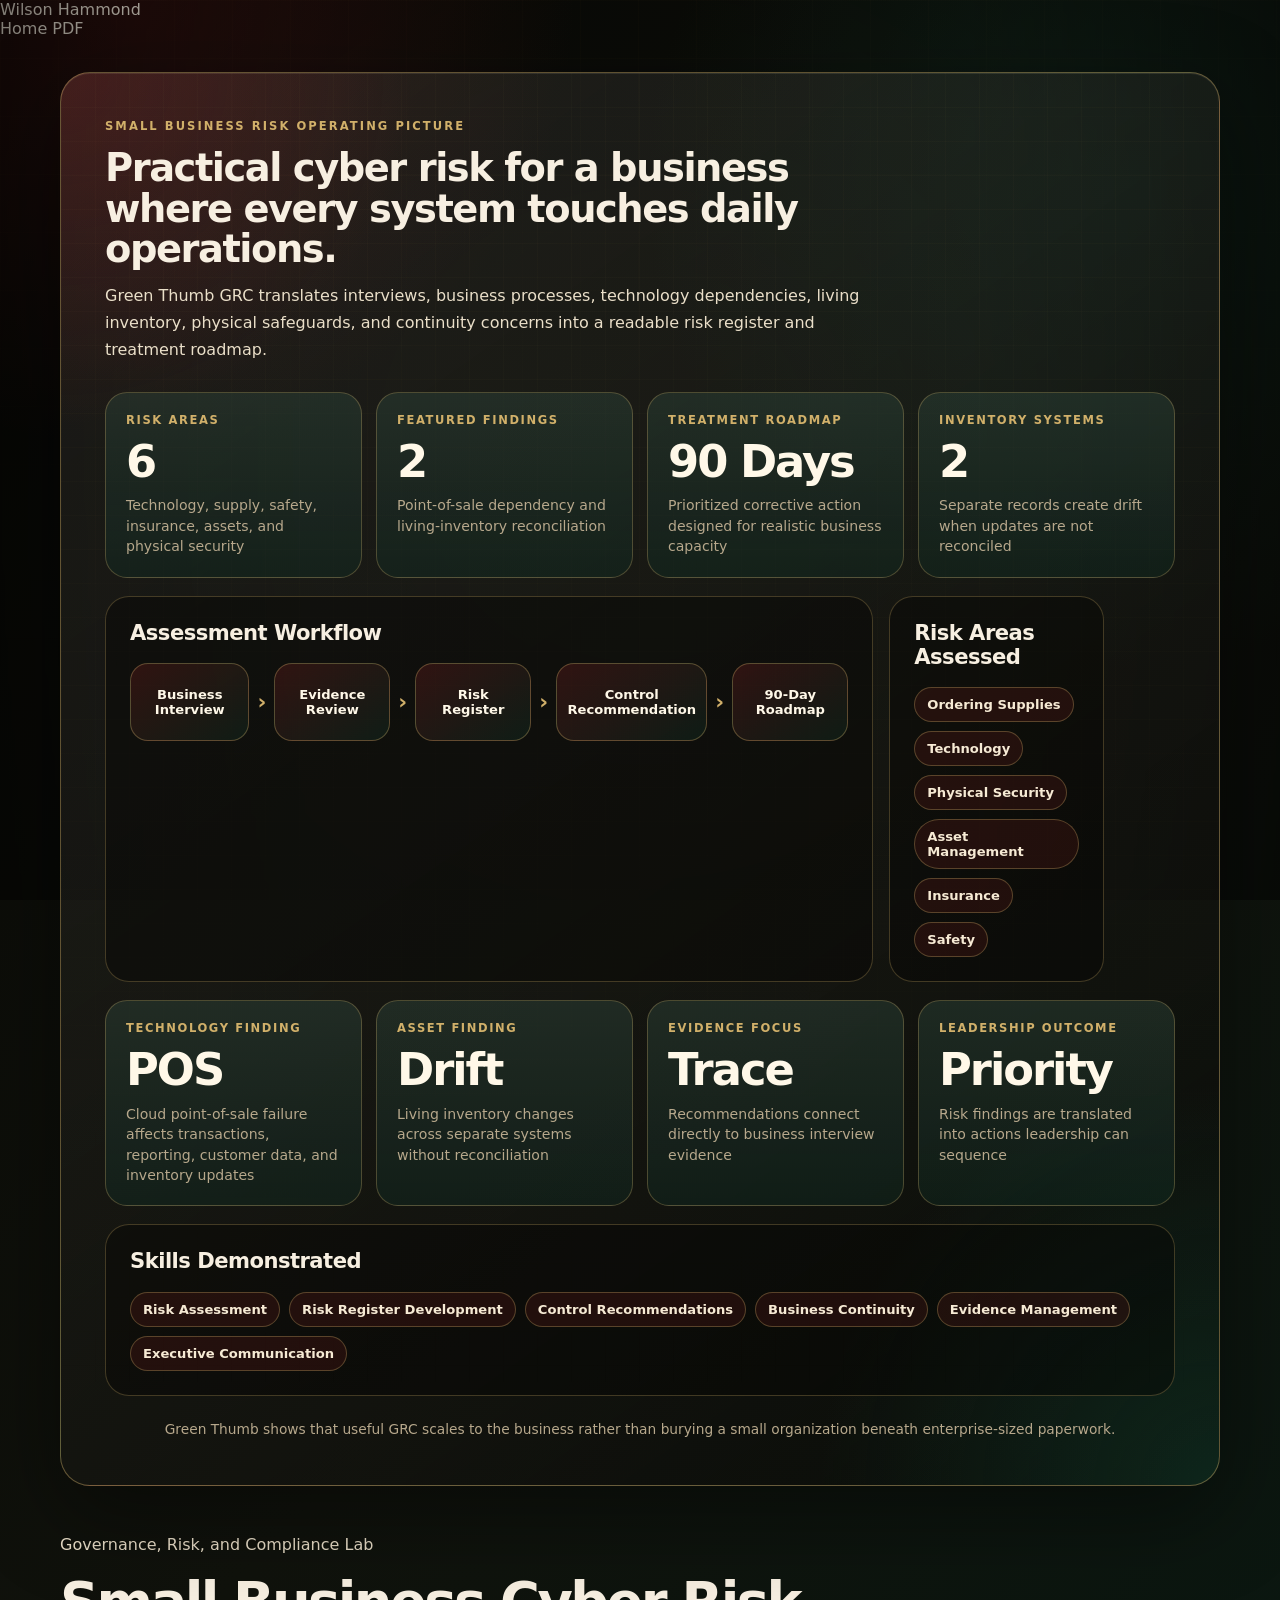
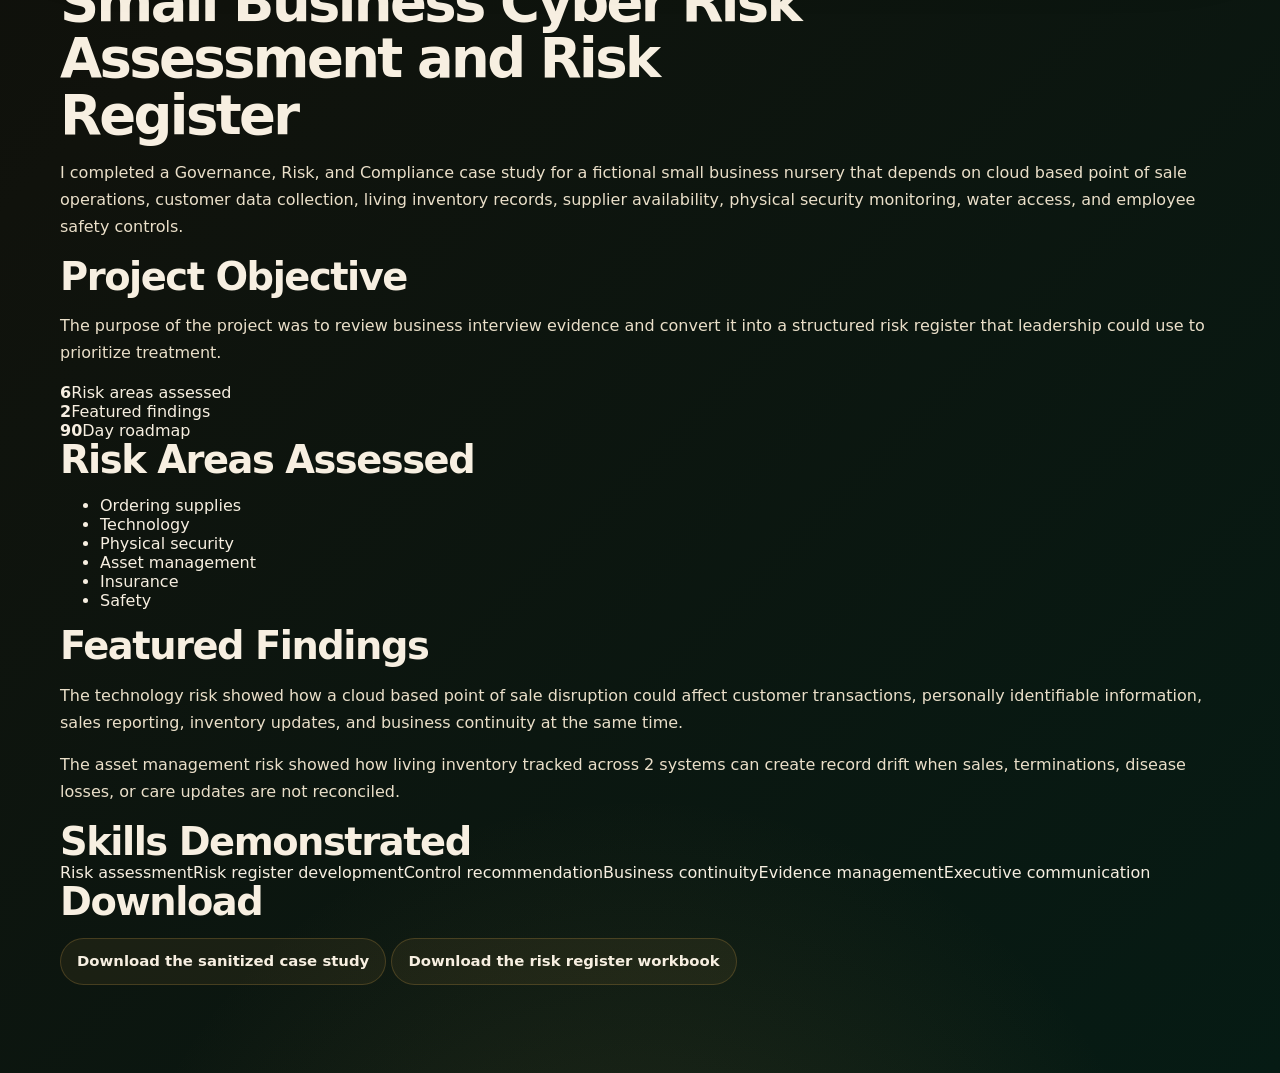
<file: project_green_thumb.html>
<!doctype html>
<html lang="en">
<head>
  <meta charset="utf-8">
  <meta name="viewport" content="width=device-width, initial-scale=1">
  <title>Small Business Cyber Risk Assessment | Wilson Hammond</title>
  <link rel="stylesheet" href="styles.css">
</head>
<body>
  <header class="pageHeader">
    <nav>
      <a href="index.html" class="logo">Wilson Hammond</a>
      <div>
        <a href="index.html">Home</a>
        <a href="assets/green_thumb_grc_case_study.pdf">PDF</a>
      </div>
    </nav>
  </header>

<section class="project-infographic" aria-labelledby="green-thumb-overview-title">
  <div class="infographic-shell">

    <div class="infographic-heading">
      <p class="kicker">Small Business Risk Operating Picture</p>

      <h2 id="green-thumb-overview-title">
        Practical cyber risk for a business where every system touches daily operations.
      </h2>

      <p>
        Green Thumb GRC translates interviews, business processes, technology
        dependencies, living inventory, physical safeguards, and continuity
        concerns into a readable risk register and treatment roadmap.
      </p>
    </div>

    <div class="metric-grid">
      <article class="metric-card">
        <span class="metric-label">Risk Areas</span>
        <span class="metric-value">6</span>
        <span class="metric-note">
          Technology, supply, safety, insurance, assets, and physical security
        </span>
      </article>

      <article class="metric-card">
        <span class="metric-label">Featured Findings</span>
        <span class="metric-value">2</span>
        <span class="metric-note">
          Point-of-sale dependency and living-inventory reconciliation
        </span>
      </article>

      <article class="metric-card">
        <span class="metric-label">Treatment Roadmap</span>
        <span class="metric-value">90 Days</span>
        <span class="metric-note">
          Prioritized corrective action designed for realistic business capacity
        </span>
      </article>

      <article class="metric-card">
        <span class="metric-label">Inventory Systems</span>
        <span class="metric-value">2</span>
        <span class="metric-note">
          Separate records create drift when updates are not reconciled
        </span>
      </article>
    </div>

    <div class="infographic-split">

      <article class="infographic-panel">
        <h3>Assessment Workflow</h3>

        <div class="risk-flow">
          <div class="flow-node">Business Interview</div>
          <div class="flow-arrow">›</div>
          <div class="flow-node">Evidence Review</div>
          <div class="flow-arrow">›</div>
          <div class="flow-node">Risk Register</div>
          <div class="flow-arrow">›</div>
          <div class="flow-node">Control Recommendation</div>
          <div class="flow-arrow">›</div>
          <div class="flow-node">90-Day Roadmap</div>
        </div>
      </article>

      <article class="infographic-panel">
        <h3>Risk Areas Assessed</h3>

        <div class="framework-row">
          <span>Ordering Supplies</span>
          <span>Technology</span>
          <span>Physical Security</span>
          <span>Asset Management</span>
          <span>Insurance</span>
          <span>Safety</span>
        </div>
      </article>

    </div>

    <div class="metric-grid" style="margin-top: 18px; margin-bottom: 0;">

      <article class="metric-card">
        <span class="metric-label">Technology Finding</span>
        <span class="metric-value">POS</span>
        <span class="metric-note">
          Cloud point-of-sale failure affects transactions, reporting,
          customer data, and inventory updates
        </span>
      </article>

      <article class="metric-card">
        <span class="metric-label">Asset Finding</span>
        <span class="metric-value">Drift</span>
        <span class="metric-note">
          Living inventory changes across separate systems without reconciliation
        </span>
      </article>

      <article class="metric-card">
        <span class="metric-label">Evidence Focus</span>
        <span class="metric-value">Trace</span>
        <span class="metric-note">
          Recommendations connect directly to business interview evidence
        </span>
      </article>

      <article class="metric-card">
        <span class="metric-label">Leadership Outcome</span>
        <span class="metric-value">Priority</span>
        <span class="metric-note">
          Risk findings are translated into actions leadership can sequence
        </span>
      </article>

    </div>

    <article class="infographic-panel" style="margin-top: 18px;">
      <h3>Skills Demonstrated</h3>

      <div class="control-strip">
        <span>Risk Assessment</span>
        <span>Risk Register Development</span>
        <span>Control Recommendations</span>
        <span>Business Continuity</span>
        <span>Evidence Management</span>
        <span>Executive Communication</span>
      </div>
    </article>

    <p class="infographic-caption">
      Green Thumb shows that useful GRC scales to the business rather than burying
      a small organization beneath enterprise-sized paperwork.
    </p>

  </div>
</section>
  
  <main class="project">
    <p class="eyebrow">Governance, Risk, and Compliance Lab</p>
    <h1>Small Business Cyber Risk Assessment and Risk Register</h1>
    <p class="lede">I completed a Governance, Risk, and Compliance case study for a fictional small business nursery that depends on cloud based point of sale operations, customer data collection, living inventory records, supplier availability, physical security monitoring, water access, and employee safety controls.</p>

    <section>
      <h2>Project Objective</h2>
      <p>The purpose of the project was to review business interview evidence and convert it into a structured risk register that leadership could use to prioritize treatment.</p>
    </section>

    <section class="statGrid">
      <div><strong>6</strong><span>Risk areas assessed</span></div>
      <div><strong>2</strong><span>Featured findings</span></div>
      <div><strong>90</strong><span>Day roadmap</span></div>
    </section>

    <section>
      <h2>Risk Areas Assessed</h2>
      <ul>
        <li>Ordering supplies</li>
        <li>Technology</li>
        <li>Physical security</li>
        <li>Asset management</li>
        <li>Insurance</li>
        <li>Safety</li>
      </ul>
    </section>

    <section>
      <h2>Featured Findings</h2>
      <p>The technology risk showed how a cloud based point of sale disruption could affect customer transactions, personally identifiable information, sales reporting, inventory updates, and business continuity at the same time.</p>
      <p>The asset management risk showed how living inventory tracked across 2 systems can create record drift when sales, terminations, disease losses, or care updates are not reconciled.</p>
    </section>

    <section>
      <h2>Skills Demonstrated</h2>
      <div class="chips">
        <span>Risk assessment</span><span>Risk register development</span><span>Control recommendation</span><span>Business continuity</span><span>Evidence management</span><span>Executive communication</span>
      </div>
    </section>

    <section>
      <h2>Download</h2>
      <p><a class="button" href="assets/green_thumb_grc_case_study.pdf">Download the sanitized case study</a>
    <a class="button" href="assets/green_thumb_risk_register_workbook.xlsx" download>Download the risk register workbook</a>
</file>
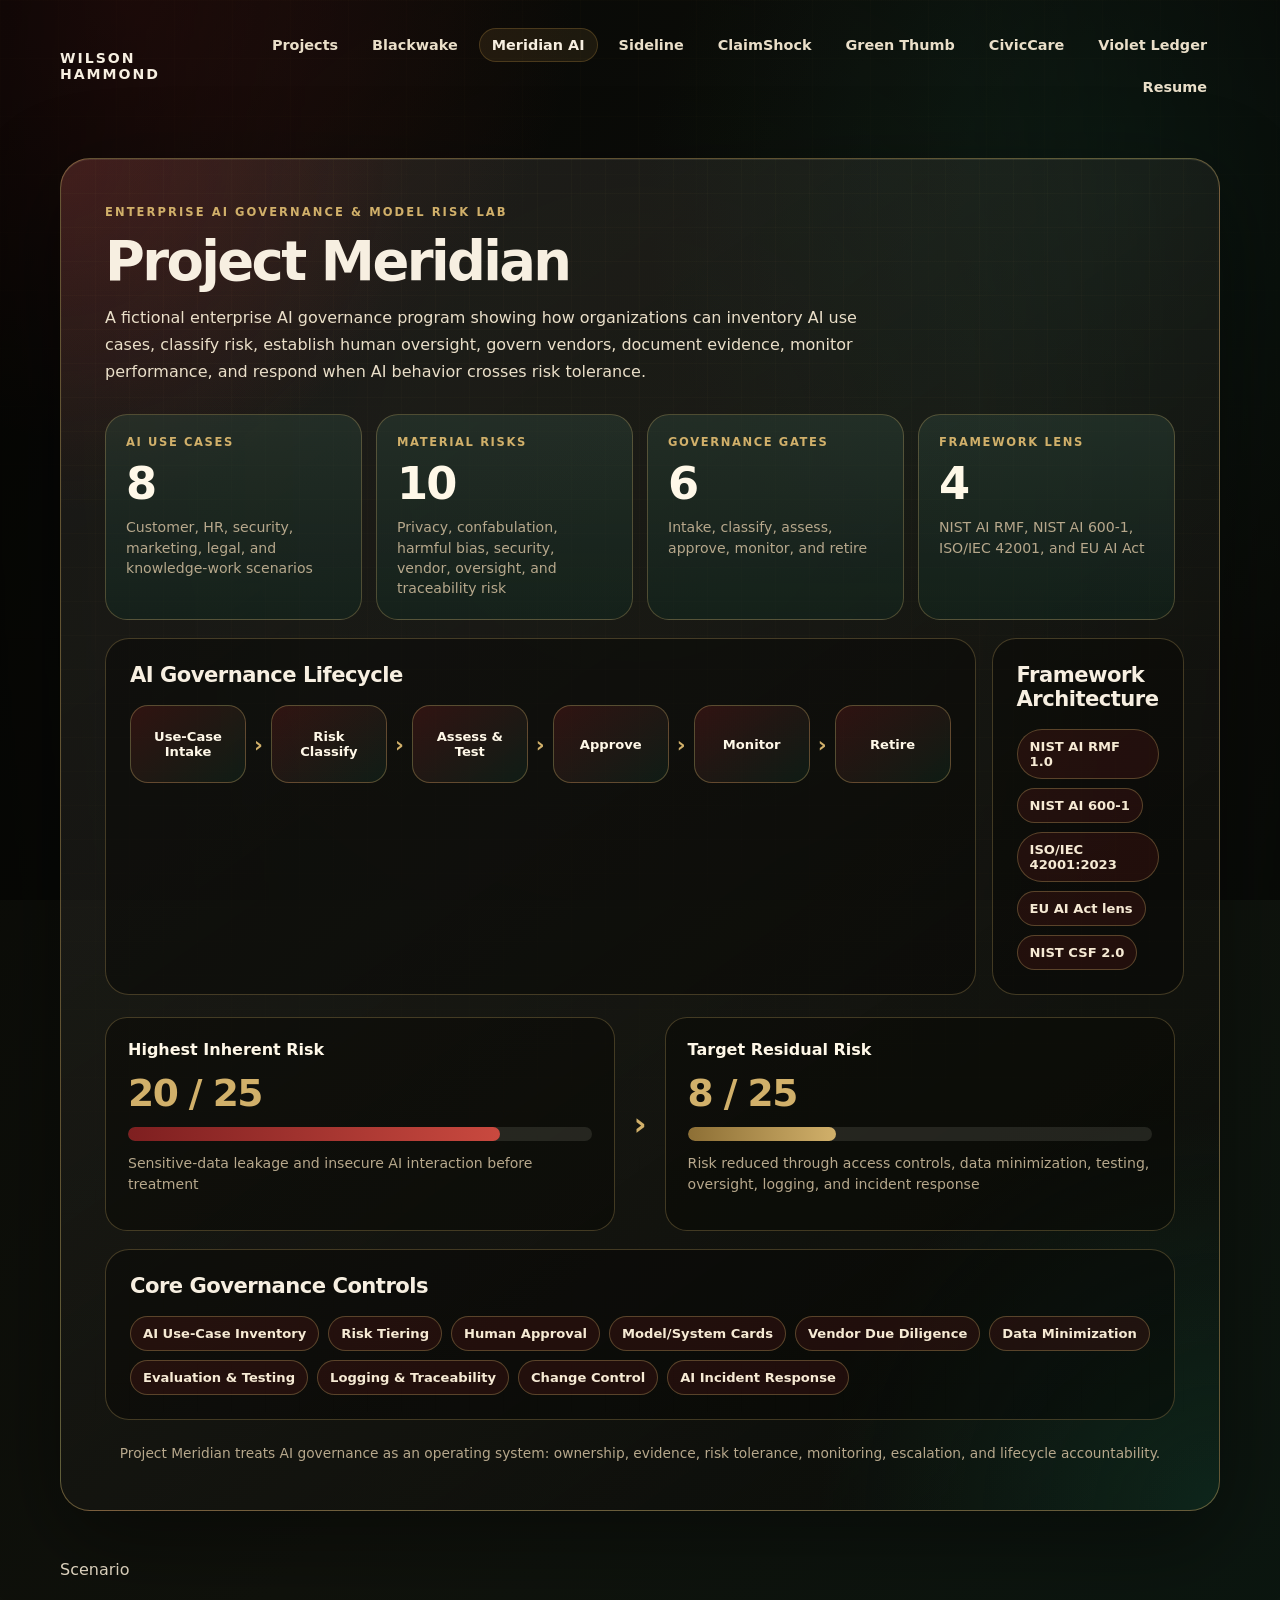
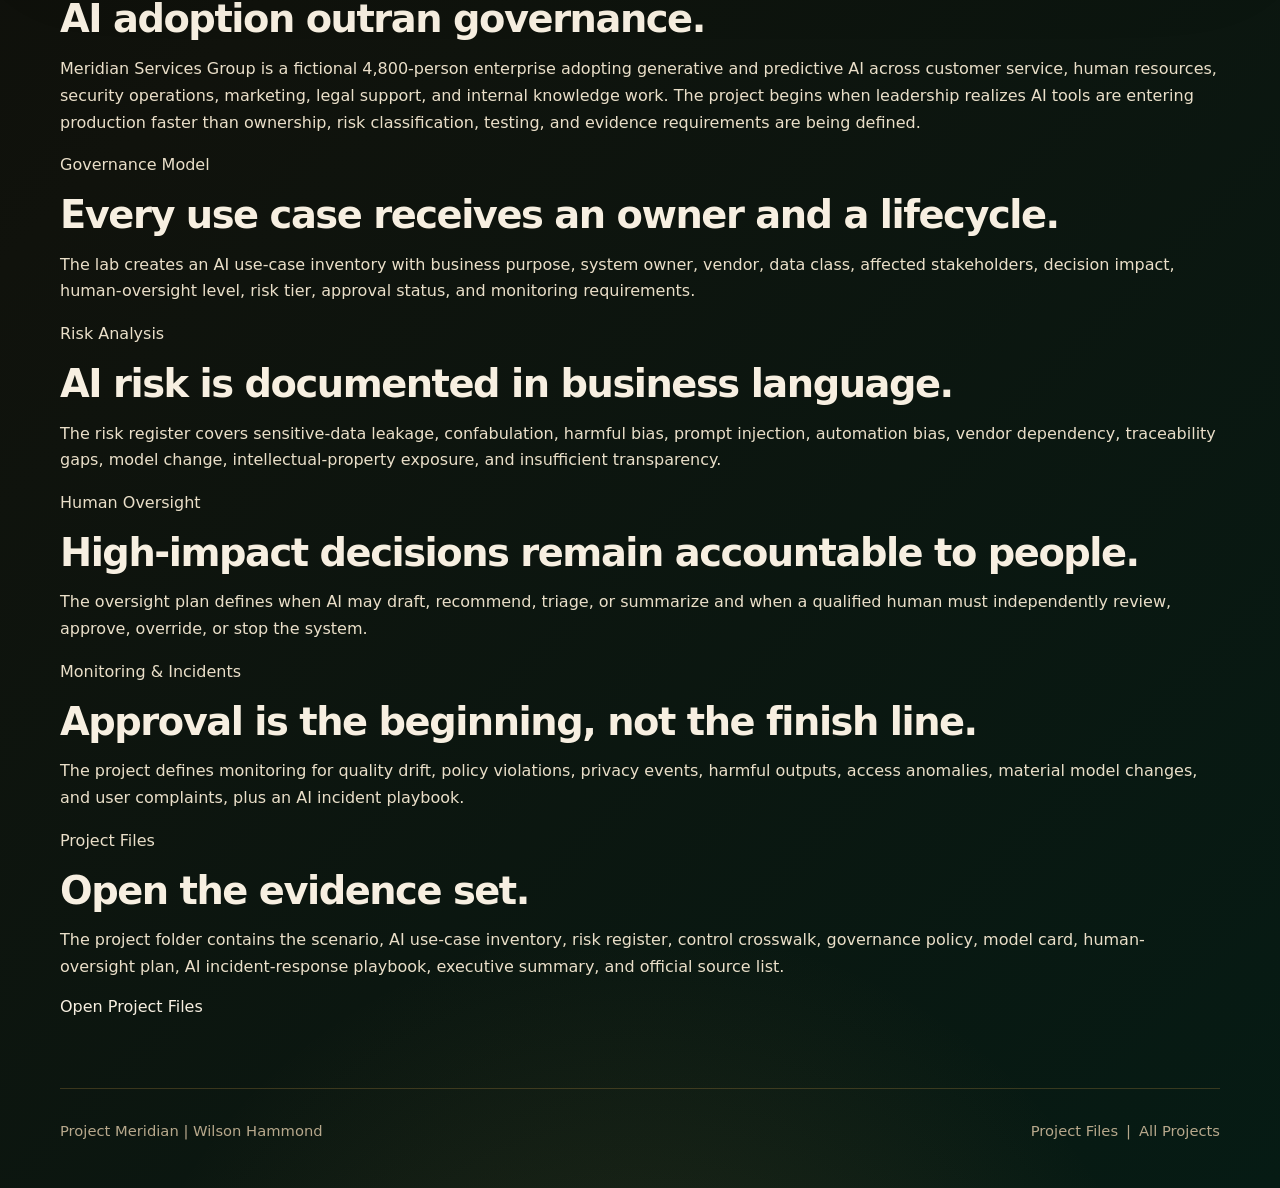
<file: project_meridian_ai.html>
<!doctype html>
<html lang="en">
<head>
  <meta charset="utf-8">
  <meta name="viewport" content="width=device-width, initial-scale=1">
  <meta name="description" content="Project Meridian enterprise AI governance and model risk portfolio lab by Wilson Hammond.">
  <title>Project Meridian | AI Governance | Wilson Hammond</title>
  <link rel="stylesheet" href="styles.css?v=meridian1">
</head>
<body>
  <header class="site-header"><nav class="nav-wrap"><a class="brand" href="index.html">Wilson Hammond</a><div class="nav-links"><a href="index.html#projects">Projects</a><a href="project_blackwake.html">Blackwake</a><a class="active" href="project_meridian_ai.html">Meridian AI</a><a href="project_sideline.html">Sideline</a><a href="project_claimshock.html">ClaimShock</a><a href="project_green_thumb.html">Green Thumb</a><a href="project_civiccare.html">CivicCare</a><a href="project_violet_ledger.html">Violet Ledger</a><a href="Wilson_Hammond_Resume.pdf">Resume</a></div></nav></header>

  <section class="project-infographic" aria-labelledby="meridian-title">
    <div class="infographic-shell">
      <div class="infographic-heading"><p class="kicker">Enterprise AI Governance & Model Risk Lab</p><h1 id="meridian-title">Project Meridian</h1><p>A fictional enterprise AI governance program showing how organizations can inventory AI use cases, classify risk, establish human oversight, govern vendors, document evidence, monitor performance, and respond when AI behavior crosses risk tolerance.</p></div>
      <div class="metric-grid">
        <article class="metric-card"><span class="metric-label">AI Use Cases</span><span class="metric-value">8</span><span class="metric-note">Customer, HR, security, marketing, legal, and knowledge-work scenarios</span></article>
        <article class="metric-card"><span class="metric-label">Material Risks</span><span class="metric-value">10</span><span class="metric-note">Privacy, confabulation, harmful bias, security, vendor, oversight, and traceability risk</span></article>
        <article class="metric-card"><span class="metric-label">Governance Gates</span><span class="metric-value">6</span><span class="metric-note">Intake, classify, assess, approve, monitor, and retire</span></article>
        <article class="metric-card"><span class="metric-label">Framework Lens</span><span class="metric-value">4</span><span class="metric-note">NIST AI RMF, NIST AI 600-1, ISO/IEC 42001, and EU AI Act</span></article>
      </div>
      <div class="infographic-split">
        <article class="infographic-panel"><h3>AI Governance Lifecycle</h3><div class="risk-flow"><div class="flow-node">Use-Case Intake</div><div class="flow-arrow">›</div><div class="flow-node">Risk Classify</div><div class="flow-arrow">›</div><div class="flow-node">Assess & Test</div><div class="flow-arrow">›</div><div class="flow-node">Approve</div><div class="flow-arrow">›</div><div class="flow-node">Monitor</div><div class="flow-arrow">›</div><div class="flow-node">Retire</div></div></article>
        <article class="infographic-panel"><h3>Framework Architecture</h3><div class="framework-row"><span>NIST AI RMF 1.0</span><span>NIST AI 600-1</span><span>ISO/IEC 42001:2023</span><span>EU AI Act lens</span><span>NIST CSF 2.0</span></div></article>
      </div>
      <div class="risk-comparison"><article class="risk-block"><strong>Highest Inherent Risk</strong><span class="risk-score">20 / 25</span><div class="risk-track"><div class="risk-fill critical"></div></div><p class="metric-note">Sensitive-data leakage and insecure AI interaction before treatment</p></article><div class="risk-arrow">›</div><article class="risk-block"><strong>Target Residual Risk</strong><span class="risk-score">8 / 25</span><div class="risk-track"><div class="risk-fill moderate"></div></div><p class="metric-note">Risk reduced through access controls, data minimization, testing, oversight, logging, and incident response</p></article></div>
      <article class="infographic-panel" style="margin-top:18px"><h3>Core Governance Controls</h3><div class="control-strip"><span>AI Use-Case Inventory</span><span>Risk Tiering</span><span>Human Approval</span><span>Model/System Cards</span><span>Vendor Due Diligence</span><span>Data Minimization</span><span>Evaluation & Testing</span><span>Logging & Traceability</span><span>Change Control</span><span>AI Incident Response</span></div></article>
      <p class="infographic-caption">Project Meridian treats AI governance as an operating system: ownership, evidence, risk tolerance, monitoring, escalation, and lifecycle accountability.</p>
    </div>
  </section>
  <main><section class="grid">
    <article class="card"><p class="eyebrow">Scenario</p><h2>AI adoption outran governance.</h2><p>Meridian Services Group is a fictional 4,800-person enterprise adopting generative and predictive AI across customer service, human resources, security operations, marketing, legal support, and internal knowledge work. The project begins when leadership realizes AI tools are entering production faster than ownership, risk classification, testing, and evidence requirements are being defined.</p></article>
    <article class="card"><p class="eyebrow">Governance Model</p><h2>Every use case receives an owner and a lifecycle.</h2><p>The lab creates an AI use-case inventory with business purpose, system owner, vendor, data class, affected stakeholders, decision impact, human-oversight level, risk tier, approval status, and monitoring requirements.</p></article>
    <article class="card"><p class="eyebrow">Risk Analysis</p><h2>AI risk is documented in business language.</h2><p>The risk register covers sensitive-data leakage, confabulation, harmful bias, prompt injection, automation bias, vendor dependency, traceability gaps, model change, intellectual-property exposure, and insufficient transparency.</p></article>
    <article class="card"><p class="eyebrow">Human Oversight</p><h2>High-impact decisions remain accountable to people.</h2><p>The oversight plan defines when AI may draft, recommend, triage, or summarize and when a qualified human must independently review, approve, override, or stop the system.</p></article>
    <article class="card"><p class="eyebrow">Monitoring & Incidents</p><h2>Approval is the beginning, not the finish line.</h2><p>The project defines monitoring for quality drift, policy violations, privacy events, harmful outputs, access anomalies, material model changes, and user complaints, plus an AI incident playbook.</p></article>
    <article class="card"><p class="eyebrow">Project Files</p><h2>Open the evidence set.</h2><p>The project folder contains the scenario, AI use-case inventory, risk register, control crosswalk, governance policy, model card, human-oversight plan, AI incident-response playbook, executive summary, and official source list.</p><a href="ai_governance_lab/README.md">Open Project Files</a></article>
  </section></main>
  <footer class="footer"><p>Project Meridian | Wilson Hammond</p><p><a href="ai_governance_lab/README.md">Project Files</a><span>|</span><a href="index.html#projects">All Projects</a></p></footer>
</body></html>
</file>
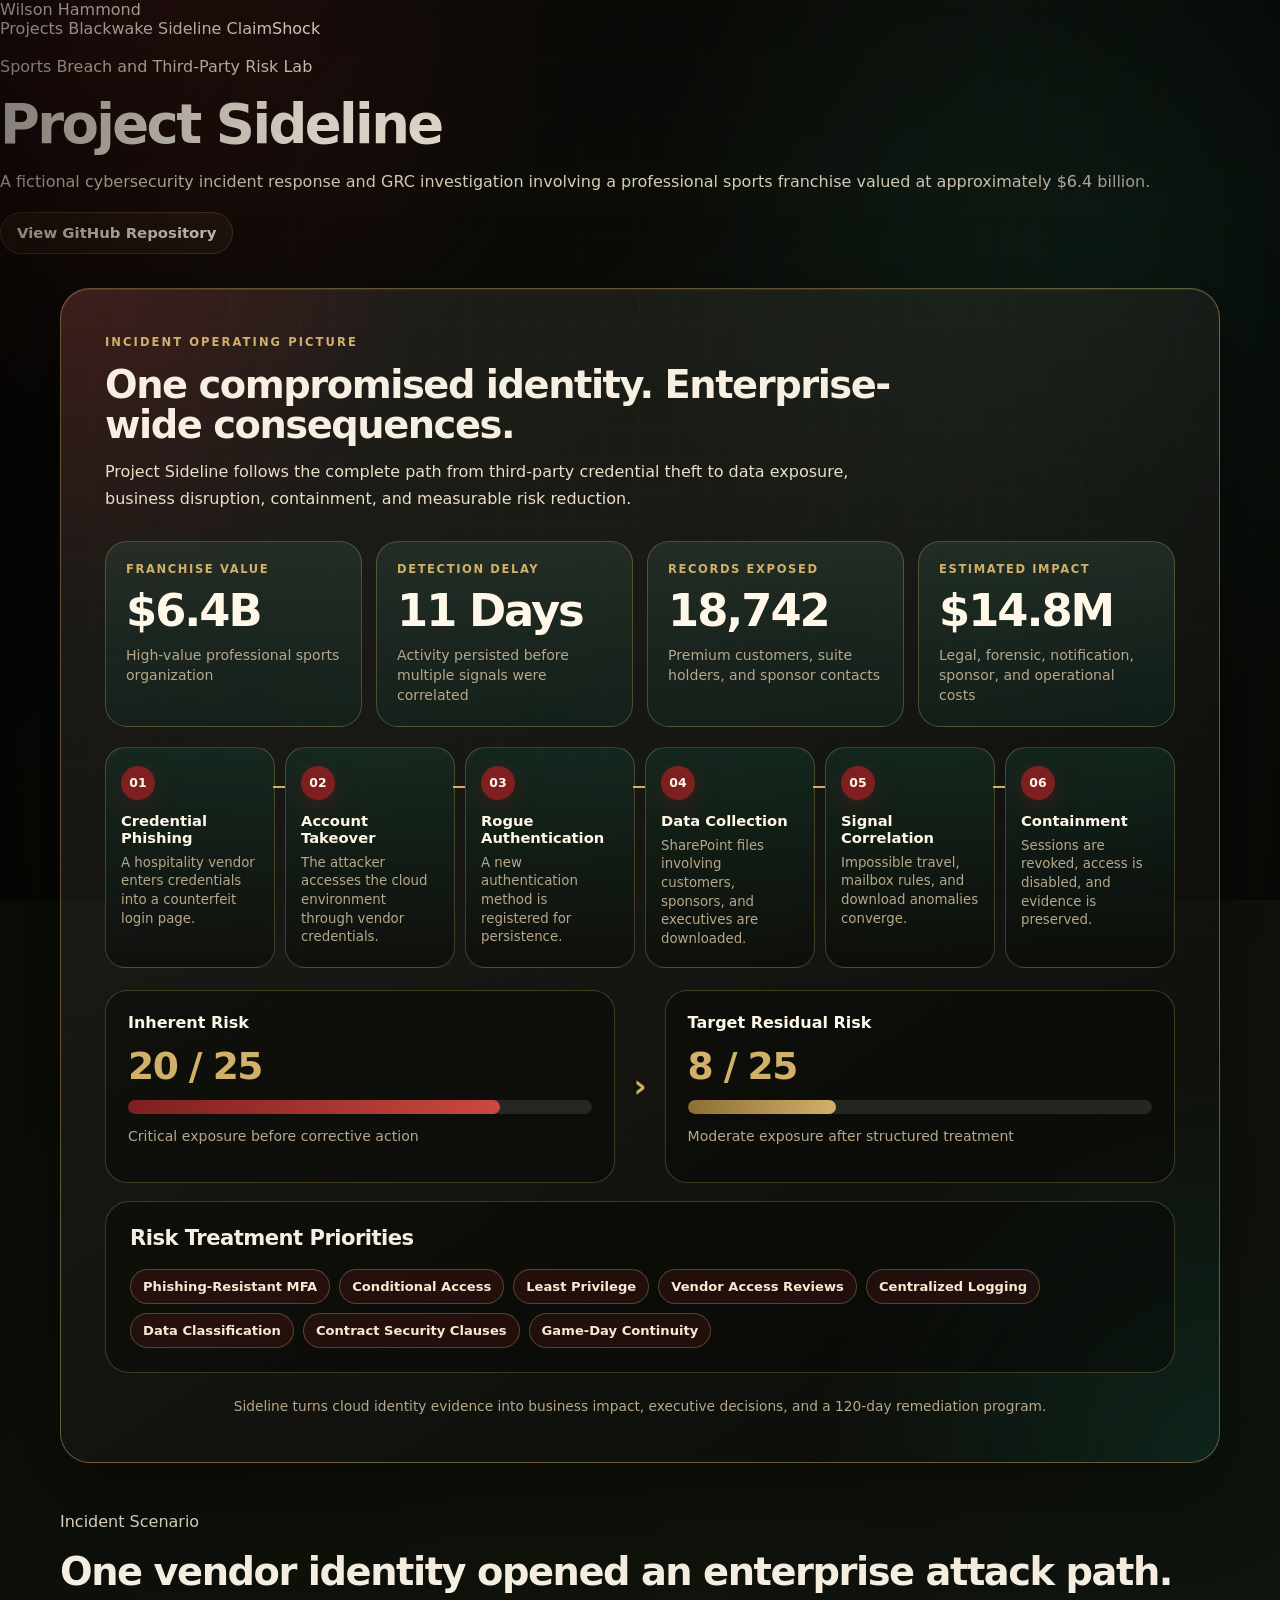
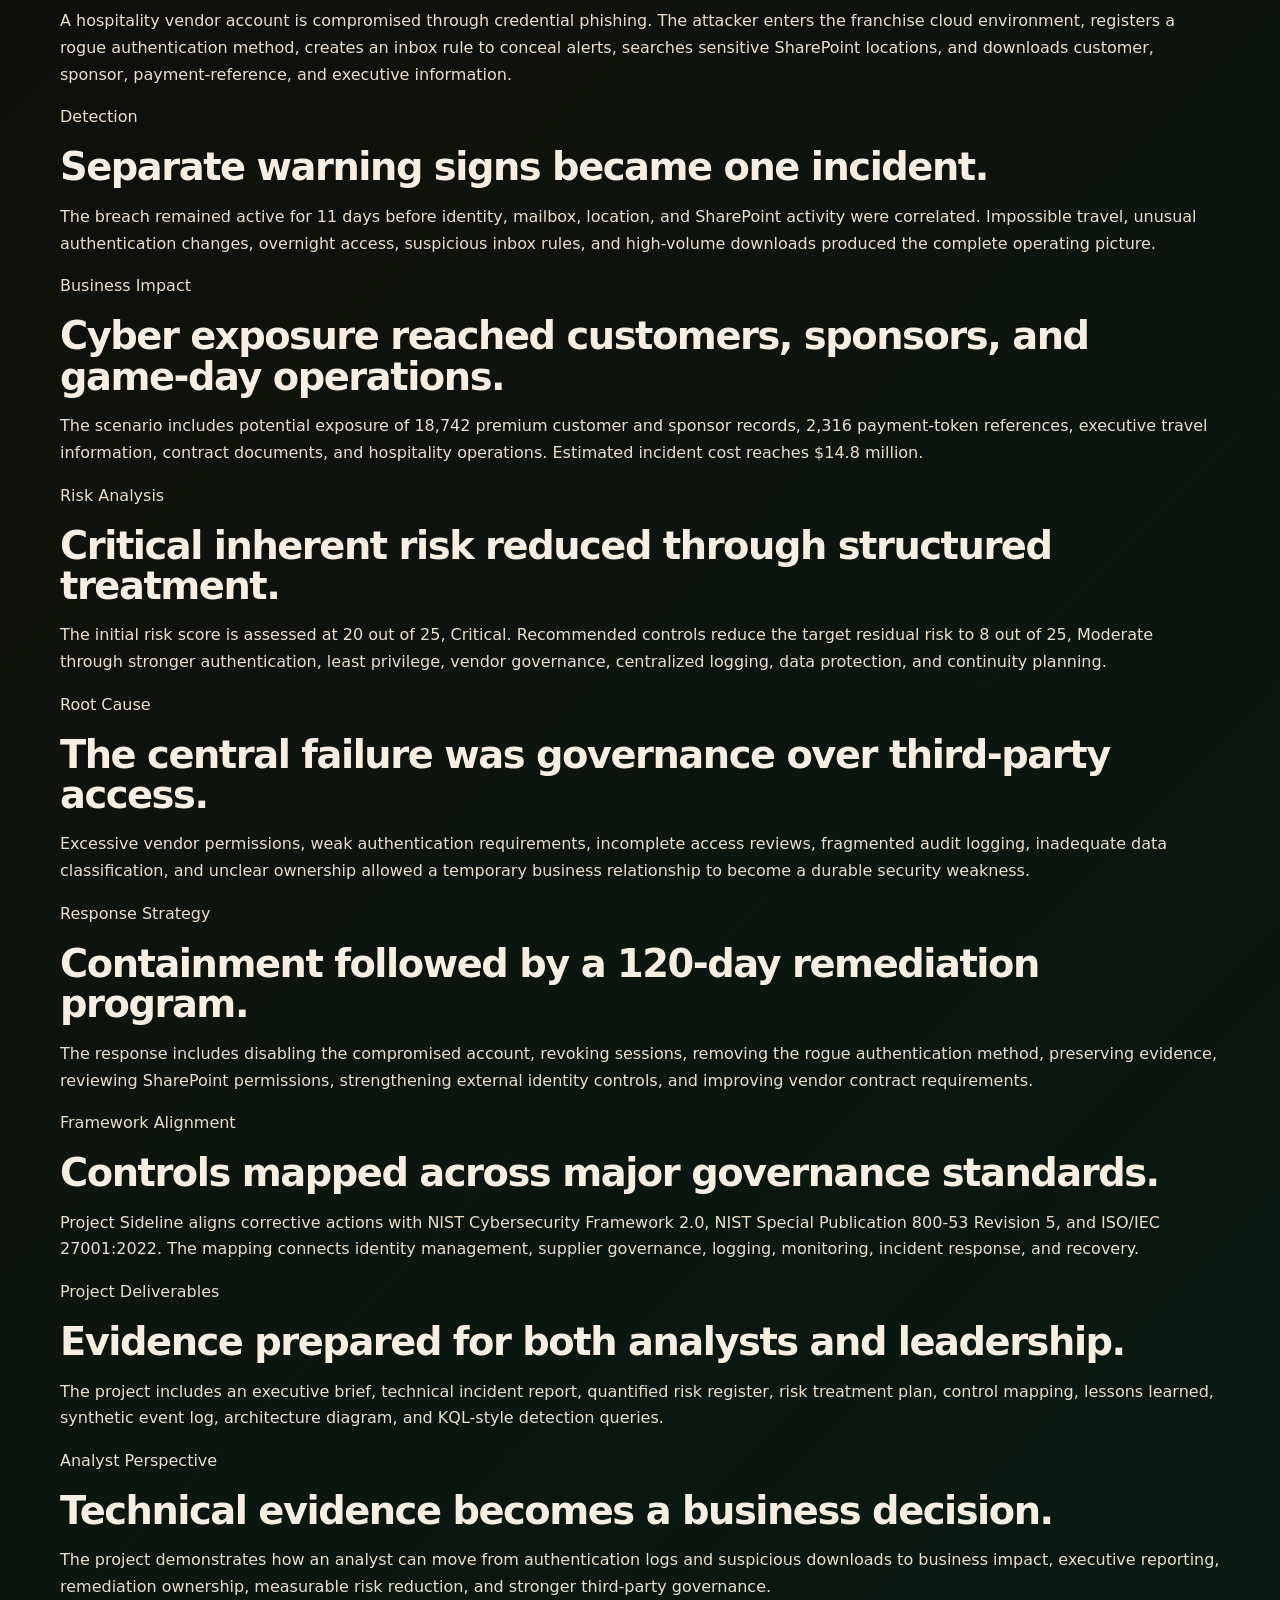
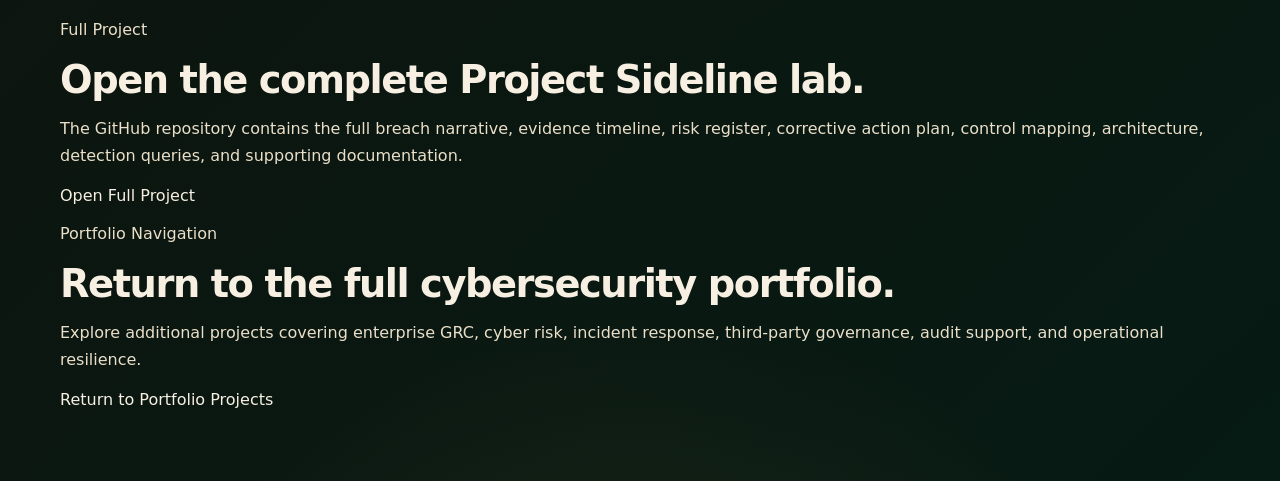
<file: project_sideline.html>
<!doctype html>
<html lang="en">
<head>
  <meta charset="utf-8">
  <meta name="viewport" content="width=device-width, initial-scale=1">
  <title>Project Sideline | Wilson Hammond</title>
  <link rel="stylesheet" href="styles.css">
</head>

<body>
  <header class="hero">
    <nav>
      <a href="index.html" class="logo">Wilson Hammond</a>

      <div>
        <a href="index.html#projects">Projects</a>
        <a href="project_blackwake.html">Blackwake</a>
        <a href="project_sideline.html">Sideline</a>
        <a href="project_claimshock.html">ClaimShock</a>
      </div>
    </nav>

    <section class="heroText">
      <p class="eyebrow">Sports Breach and Third-Party Risk Lab</p>

      <h1>Project Sideline</h1>

      <p>
        A fictional cybersecurity incident response and GRC investigation involving a professional sports franchise valued at approximately $6.4 billion.
      </p>

      <a
        class="button"
        href="https://github.com/WilsonHammond/project-sideline-sports-breach-lab"
        target="_blank"
      >
        View GitHub Repository
      </a>
    </section>
  </header>

<section class="project-infographic" aria-labelledby="sideline-overview-title">
  <div class="infographic-shell">

    <div class="infographic-heading">
      <p class="kicker">Incident Operating Picture</p>

      <h2 id="sideline-overview-title">
        One compromised identity. Enterprise-wide consequences.
      </h2>

      <p>
        Project Sideline follows the complete path from third-party credential
        theft to data exposure, business disruption, containment, and measurable
        risk reduction.
      </p>
    </div>

    <div class="metric-grid">
      <article class="metric-card">
        <span class="metric-label">Franchise Value</span>
        <span class="metric-value">$6.4B</span>
        <span class="metric-note">
          High-value professional sports organization
        </span>
      </article>

      <article class="metric-card">
        <span class="metric-label">Detection Delay</span>
        <span class="metric-value">11 Days</span>
        <span class="metric-note">
          Activity persisted before multiple signals were correlated
        </span>
      </article>

      <article class="metric-card">
        <span class="metric-label">Records Exposed</span>
        <span class="metric-value">18,742</span>
        <span class="metric-note">
          Premium customers, suite holders, and sponsor contacts
        </span>
      </article>

      <article class="metric-card">
        <span class="metric-label">Estimated Impact</span>
        <span class="metric-value">$14.8M</span>
        <span class="metric-note">
          Legal, forensic, notification, sponsor, and operational costs
        </span>
      </article>
    </div>

    <div class="timeline-strip" aria-label="Project Sideline breach timeline">

      <article class="timeline-step">
        <span class="timeline-number">01</span>
        <strong>Credential Phishing</strong>
        <small>A hospitality vendor enters credentials into a counterfeit login page.</small>
      </article>

      <article class="timeline-step">
        <span class="timeline-number">02</span>
        <strong>Account Takeover</strong>
        <small>The attacker accesses the cloud environment through vendor credentials.</small>
      </article>

      <article class="timeline-step">
        <span class="timeline-number">03</span>
        <strong>Rogue Authentication</strong>
        <small>A new authentication method is registered for persistence.</small>
      </article>

      <article class="timeline-step">
        <span class="timeline-number">04</span>
        <strong>Data Collection</strong>
        <small>SharePoint files involving customers, sponsors, and executives are downloaded.</small>
      </article>

      <article class="timeline-step">
        <span class="timeline-number">05</span>
        <strong>Signal Correlation</strong>
        <small>Impossible travel, mailbox rules, and download anomalies converge.</small>
      </article>

      <article class="timeline-step">
        <span class="timeline-number">06</span>
        <strong>Containment</strong>
        <small>Sessions are revoked, access is disabled, and evidence is preserved.</small>
      </article>

    </div>

    <div class="risk-comparison">

      <article class="risk-block">
        <strong>Inherent Risk</strong>
        <span class="risk-score">20 / 25</span>
        <div class="risk-track" aria-label="Critical inherent risk">
          <div class="risk-fill critical"></div>
        </div>
        <p class="metric-note">
          Critical exposure before corrective action
        </p>
      </article>

      <div class="risk-arrow" aria-hidden="true">›</div>

      <article class="risk-block">
        <strong>Target Residual Risk</strong>
        <span class="risk-score">8 / 25</span>
        <div class="risk-track" aria-label="Moderate residual risk">
          <div class="risk-fill moderate"></div>
        </div>
        <p class="metric-note">
          Moderate exposure after structured treatment
        </p>
      </article>

    </div>

    <article class="infographic-panel" style="margin-top: 18px;">
      <h3>Risk Treatment Priorities</h3>

      <div class="control-strip">
        <span>Phishing-Resistant MFA</span>
        <span>Conditional Access</span>
        <span>Least Privilege</span>
        <span>Vendor Access Reviews</span>
        <span>Centralized Logging</span>
        <span>Data Classification</span>
        <span>Contract Security Clauses</span>
        <span>Game-Day Continuity</span>
      </div>
    </article>

    <p class="infographic-caption">
      Sideline turns cloud identity evidence into business impact, executive decisions, and a 120-day remediation program.
    </p>

  </div>
</section>
  
  <main>
    <section class="grid">

      <article class="card">
        <p class="eyebrow">Incident Scenario</p>

        <h2>One vendor identity opened an enterprise attack path.</h2>

        <p>
          A hospitality vendor account is compromised through credential phishing. The attacker enters the franchise cloud environment, registers a rogue authentication method, creates an inbox rule to conceal alerts, searches sensitive SharePoint locations, and downloads customer, sponsor, payment-reference, and executive information.
        </p>
      </article>

      <article class="card">
        <p class="eyebrow">Detection</p>

        <h2>Separate warning signs became one incident.</h2>

        <p>
          The breach remained active for 11 days before identity, mailbox, location, and SharePoint activity were correlated. Impossible travel, unusual authentication changes, overnight access, suspicious inbox rules, and high-volume downloads produced the complete operating picture.
        </p>
      </article>

      <article class="card">
        <p class="eyebrow">Business Impact</p>

        <h2>Cyber exposure reached customers, sponsors, and game-day operations.</h2>

        <p>
          The scenario includes potential exposure of 18,742 premium customer and sponsor records, 2,316 payment-token references, executive travel information, contract documents, and hospitality operations. Estimated incident cost reaches $14.8 million.
        </p>
      </article>

      <article class="card">
        <p class="eyebrow">Risk Analysis</p>

        <h2>Critical inherent risk reduced through structured treatment.</h2>

        <p>
          The initial risk score is assessed at 20 out of 25, Critical. Recommended controls reduce the target residual risk to 8 out of 25, Moderate through stronger authentication, least privilege, vendor governance, centralized logging, data protection, and continuity planning.
        </p>
      </article>

      <article class="card">
        <p class="eyebrow">Root Cause</p>

        <h2>The central failure was governance over third-party access.</h2>

        <p>
          Excessive vendor permissions, weak authentication requirements, incomplete access reviews, fragmented audit logging, inadequate data classification, and unclear ownership allowed a temporary business relationship to become a durable security weakness.
        </p>
      </article>

      <article class="card">
        <p class="eyebrow">Response Strategy</p>

        <h2>Containment followed by a 120-day remediation program.</h2>

        <p>
          The response includes disabling the compromised account, revoking sessions, removing the rogue authentication method, preserving evidence, reviewing SharePoint permissions, strengthening external identity controls, and improving vendor contract requirements.
        </p>
      </article>

      <article class="card">
        <p class="eyebrow">Framework Alignment</p>

        <h2>Controls mapped across major governance standards.</h2>

        <p>
          Project Sideline aligns corrective actions with NIST Cybersecurity Framework 2.0, NIST Special Publication 800-53 Revision 5, and ISO/IEC 27001:2022. The mapping connects identity management, supplier governance, logging, monitoring, incident response, and recovery.
        </p>
      </article>

      <article class="card">
        <p class="eyebrow">Project Deliverables</p>

        <h2>Evidence prepared for both analysts and leadership.</h2>

        <p>
          The project includes an executive brief, technical incident report, quantified risk register, risk treatment plan, control mapping, lessons learned, synthetic event log, architecture diagram, and KQL-style detection queries.
        </p>
      </article>

      <article class="card">
        <p class="eyebrow">Analyst Perspective</p>

        <h2>Technical evidence becomes a business decision.</h2>

        <p>
          The project demonstrates how an analyst can move from authentication logs and suspicious downloads to business impact, executive reporting, remediation ownership, measurable risk reduction, and stronger third-party governance.
        </p>
      </article>

      <article class="card">
        <p class="eyebrow">Full Project</p>

        <h2>Open the complete Project Sideline lab.</h2>

        <p>
          The GitHub repository contains the full breach narrative, evidence timeline, risk register, corrective action plan, control mapping, architecture, detection queries, and supporting documentation.
        </p>

        <a
          href="https://github.com/WilsonHammond/project-sideline-sports-breach-lab"
          target="_blank"
        >
          Open Full Project
        </a>
      </article>

      <article class="card">
        <p class="eyebrow">Portfolio Navigation</p>

        <h2>Return to the full cybersecurity portfolio.</h2>

        <p>
          Explore additional projects covering enterprise GRC, cyber risk, incident response, third-party governance, audit support, and operational resilience.
        </p>

        <a href="index.html#projects">
          Return to Portfolio Projects
        </a>
      </article>

    </section>
  </main>
</body>
</html>
</file>
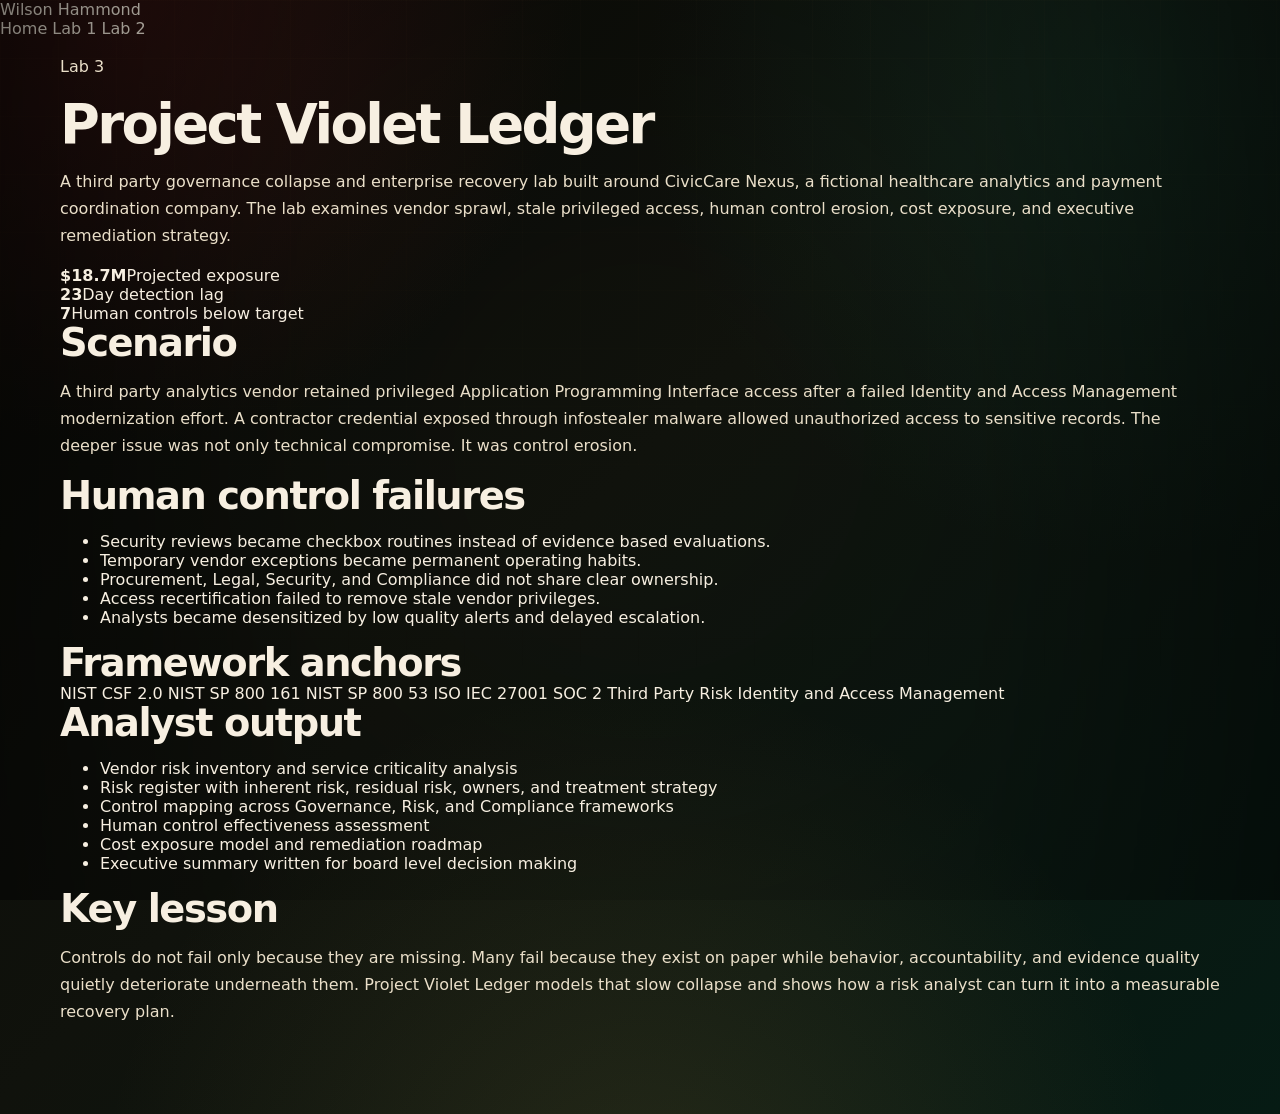
<file: project_violet_ledger.html>
<!doctype html>
<html lang="en">
<head>
  <meta charset="utf-8">
  <meta name="viewport" content="width=device-width, initial-scale=1">
  <meta name="description" content="Project Violet Ledger is a Governance, Risk, and Compliance portfolio lab focused on third party risk, human control erosion, vendor governance, control mapping, and executive remediation planning.">
  <title>Project Violet Ledger | Wilson Hammond</title>
  <link rel="stylesheet" href="styles.css">
</head>
<body>
  <header class="pageHeader">
    <nav>
      <a href="index.html" class="logo">Wilson Hammond</a>
      <div>
        <a href="index.html">Home</a>
        <a href="project_green_thumb.html">Lab 1</a>
        <a href="project_civiccare.html">Lab 2</a>
      </div>
    </nav>
  </header>

  <main class="project">
    <p class="eyebrow">Lab 3</p>
    <h1>Project Violet Ledger</h1>
    <p class="lede">A third party governance collapse and enterprise recovery lab built around CivicCare Nexus, a fictional healthcare analytics and payment coordination company. The lab examines vendor sprawl, stale privileged access, human control erosion, cost exposure, and executive remediation strategy.</p>

    <section class="statGrid">
      <div><strong>$18.7M</strong><span>Projected exposure</span></div>
      <div><strong>23</strong><span>Day detection lag</span></div>
      <div><strong>7</strong><span>Human controls below target</span></div>
    </section>

    <h2>Scenario</h2>
    <p>A third party analytics vendor retained privileged Application Programming Interface access after a failed Identity and Access Management modernization effort. A contractor credential exposed through infostealer malware allowed unauthorized access to sensitive records. The deeper issue was not only technical compromise. It was control erosion.</p>

    <h2>Human control failures</h2>
    <ul>
      <li>Security reviews became checkbox routines instead of evidence based evaluations.</li>
      <li>Temporary vendor exceptions became permanent operating habits.</li>
      <li>Procurement, Legal, Security, and Compliance did not share clear ownership.</li>
      <li>Access recertification failed to remove stale vendor privileges.</li>
      <li>Analysts became desensitized by low quality alerts and delayed escalation.</li>
    </ul>

    <h2>Framework anchors</h2>
    <div class="chips">
      <span>NIST CSF 2.0</span>
      <span>NIST SP 800 161</span>
      <span>NIST SP 800 53</span>
      <span>ISO IEC 27001</span>
      <span>SOC 2</span>
      <span>Third Party Risk</span>
      <span>Identity and Access Management</span>
    </div>

    <h2>Analyst output</h2>
    <ul>
      <li>Vendor risk inventory and service criticality analysis</li>
      <li>Risk register with inherent risk, residual risk, owners, and treatment strategy</li>
      <li>Control mapping across Governance, Risk, and Compliance frameworks</li>
      <li>Human control effectiveness assessment</li>
      <li>Cost exposure model and remediation roadmap</li>
      <li>Executive summary written for board level decision making</li>
    </ul>

    <h2>Key lesson</h2>
    <p>Controls do not fail only because they are missing. Many fail because they exist on paper while behavior, accountability, and evidence quality quietly deteriorate underneath them. Project Violet Ledger models that slow collapse and shows how a risk analyst can turn it into a measurable recovery plan.</p>
  </main>
</body>
</html>
</file>
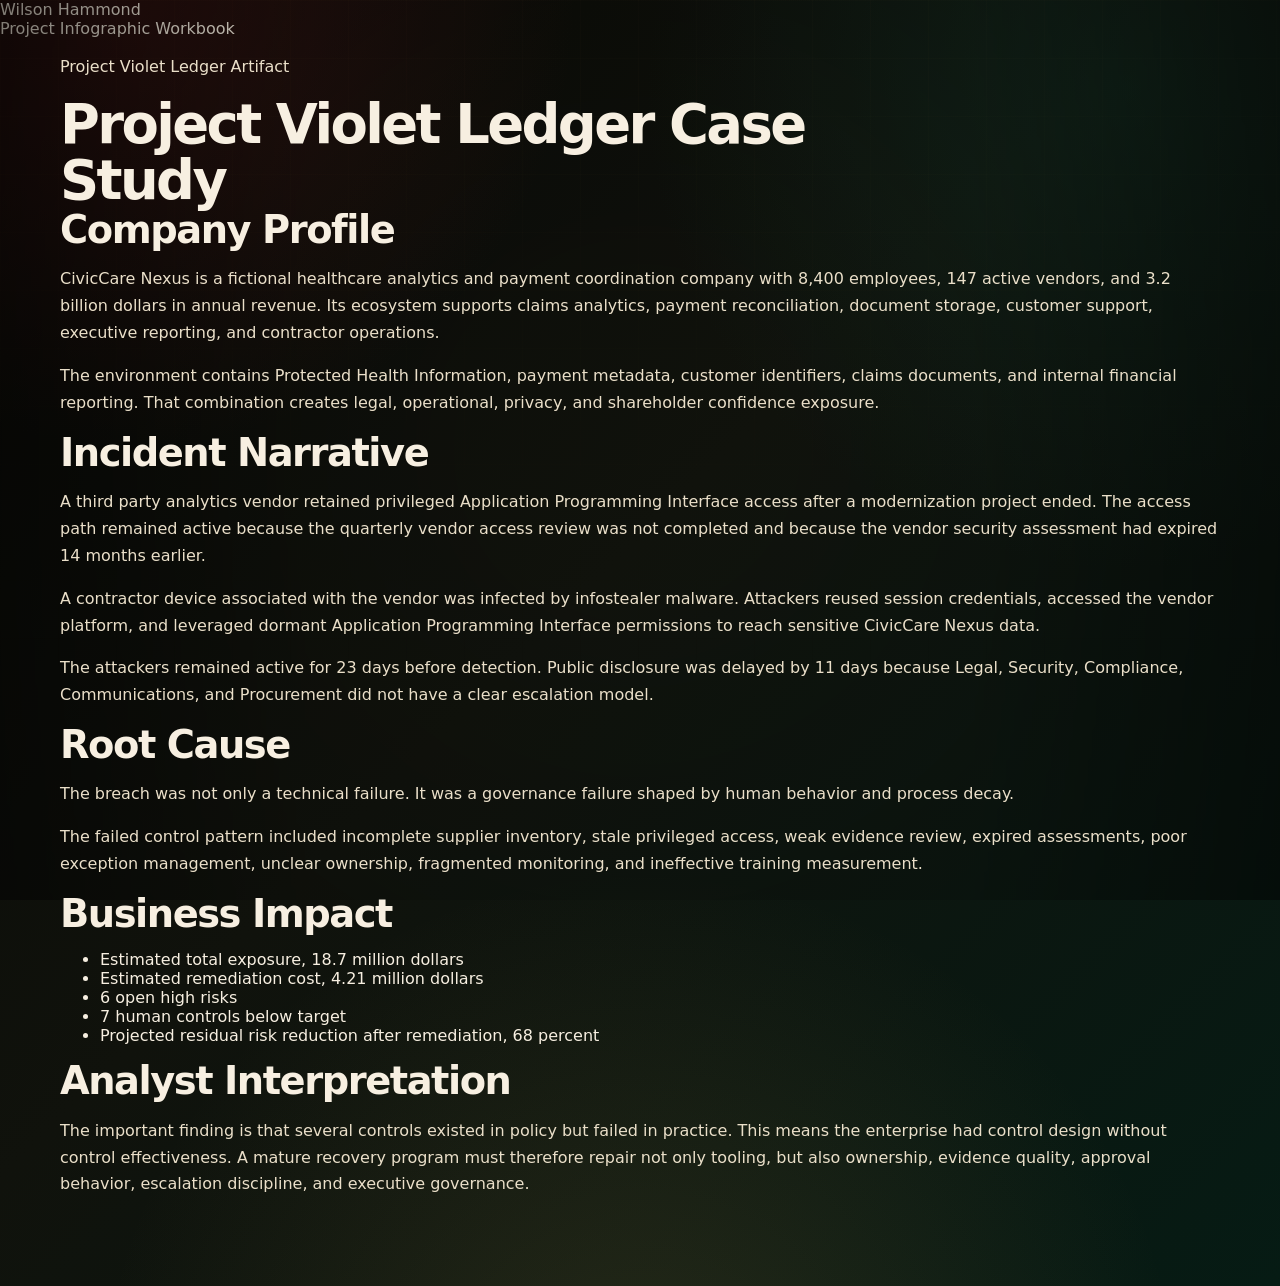
<file: remediation_roadmap.html>
<!doctype html>
<html lang="en">
<head>
  <meta charset="utf-8">
  <meta name="viewport" content="width=device-width, initial-scale=1">
  <title>Project Violet Ledger Case Study | Project Violet Ledger</title>
  <link rel="stylesheet" href="../styles.css">
</head>
<body>
  <header class="pageHeader">
    <nav>
      <a href="../index.html" class="logo">Wilson Hammond</a>
      <div>
        <a href="../project_violet_ledger.html">Project</a>
        <a href="../assets/violet_ledger_infographic.png">Infographic</a>
        <a href="project_violet_ledger_workbook.xlsx">Workbook</a>
      </div>
    </nav>
  </header>
  <main class="project">
    <section class="projectHero">
      <p class="eyebrow">Project Violet Ledger Artifact</p>
      <h1>Project Violet Ledger Case Study</h1>
<h2>Company Profile</h2>
<p>CivicCare Nexus is a fictional healthcare analytics and payment coordination company with 8,400 employees, 147 active vendors, and 3.2 billion dollars in annual revenue. Its ecosystem supports claims analytics, payment reconciliation, document storage, customer support, executive reporting, and contractor operations.</p>
<p>The environment contains Protected Health Information, payment metadata, customer identifiers, claims documents, and internal financial reporting. That combination creates legal, operational, privacy, and shareholder confidence exposure.</p>
<h2>Incident Narrative</h2>
<p>A third party analytics vendor retained privileged Application Programming Interface access after a modernization project ended. The access path remained active because the quarterly vendor access review was not completed and because the vendor security assessment had expired 14 months earlier.</p>
<p>A contractor device associated with the vendor was infected by infostealer malware. Attackers reused session credentials, accessed the vendor platform, and leveraged dormant Application Programming Interface permissions to reach sensitive CivicCare Nexus data.</p>
<p>The attackers remained active for 23 days before detection. Public disclosure was delayed by 11 days because Legal, Security, Compliance, Communications, and Procurement did not have a clear escalation model.</p>
<h2>Root Cause</h2>
<p>The breach was not only a technical failure. It was a governance failure shaped by human behavior and process decay.</p>
<p>The failed control pattern included incomplete supplier inventory, stale privileged access, weak evidence review, expired assessments, poor exception management, unclear ownership, fragmented monitoring, and ineffective training measurement.</p>
<h2>Business Impact</h2>
<ul>
<li>Estimated total exposure, 18.7 million dollars</li>
<li>Estimated remediation cost, 4.21 million dollars</li>
<li>6 open high risks</li>
<li>7 human controls below target</li>
<li>Projected residual risk reduction after remediation, 68 percent</li>
</ul>
<h2>Analyst Interpretation</h2>
<p>The important finding is that several controls existed in policy but failed in practice. This means the enterprise had control design without control effectiveness. A mature recovery program must therefore repair not only tooling, but also ownership, evidence quality, approval behavior, escalation discipline, and executive governance.</p>
    </section>
  </main>
</body>
</html>
</file>
<file: styles.css>
* {
  box-sizing: border-box;
}

:root {
  --bg: #080805;
  --bg-soft: #11130d;
  --ink: #f7efe1;
  --text: #eadfc9;
  --muted: #b7a88c;
  --line: rgba(184, 140, 67, 0.28);
  --panel: rgba(18, 49, 36, 0.56);
  --panel-strong: rgba(88, 28, 27, 0.42);
  --forest: #133d2d;
  --forest-dark: #061f17;
  --scarlet: #7e1f20;
  --scarlet-dark: #3f1013;
  --brass: #b28a43;
  --brass-soft: #d1b06a;
  --gold-dim: #8d6f35;
  --shadow: 0 24px 80px rgba(0, 0, 0, 0.36);
}

html {
  scroll-behavior: smooth;
}

body {
  margin: 0;
  font-family: Inter, ui-sans-serif, system-ui, Segoe UI, Arial, sans-serif;
  color: var(--ink);
  background:
    radial-gradient(circle at 10% 0%, rgba(126, 31, 32, 0.28), transparent 28rem),
    radial-gradient(circle at 88% 7%, rgba(19, 61, 45, 0.42), transparent 30rem),
    radial-gradient(circle at 50% 110%, rgba(178, 138, 67, 0.16), transparent 34rem),
    linear-gradient(135deg, #080805 0%, #10120c 46%, #061b14 100%);
}

body::before {
  content: "";
  position: fixed;
  inset: 0;
  pointer-events: none;
  background-image:
    linear-gradient(rgba(209, 176, 106, 0.035) 1px, transparent 1px),
    linear-gradient(90deg, rgba(209, 176, 106, 0.035) 1px, transparent 1px);
  background-size: 58px 58px;
  mask-image: linear-gradient(to bottom, rgba(0, 0, 0, 0.58), transparent 82%);
}

body::after {
  content: "";
  position: fixed;
  inset: 0;
  pointer-events: none;
  background:
    linear-gradient(90deg, rgba(0, 0, 0, 0.32), transparent 24%, transparent 76%, rgba(0, 0, 0, 0.32)),
    radial-gradient(circle at center, transparent 0%, rgba(0, 0, 0, 0.24) 100%);
  mix-blend-mode: multiply;
}

a {
  color: inherit;
  text-decoration: none;
}

.site-header {
  position: relative;
  z-index: 5;
}

.nav-wrap {
  width: min(1160px, 92vw);
  margin: 0 auto;
  padding: 28px 0 20px;
  display: flex;
  align-items: center;
  justify-content: space-between;
  gap: 22px;
}

.brand {
  color: var(--ink);
  font-size: 0.88rem;
  font-weight: 850;
  letter-spacing: 0.14em;
  text-transform: uppercase;
}

.nav-links {
  display: flex;
  align-items: center;
  justify-content: flex-end;
  gap: 8px;
  flex-wrap: wrap;
}

.nav-links a {
  color: var(--text);
  font-size: 0.9rem;
  font-weight: 740;
  padding: 8px 12px;
  border-radius: 999px;
  border: 1px solid transparent;
}

.nav-links a:hover,
.nav-links a.active {
  color: var(--ink);
  background: rgba(178, 138, 67, 0.12);
  border-color: var(--line);
}

main {
  position: relative;
  z-index: 1;
  width: min(1160px, 92vw);
  margin: 0 auto;
  padding: 0 0 72px;
}

.hero-section {
  padding: 50px 0 34px;
}

.hero-grid {
  display: grid;
  grid-template-columns: minmax(0, 1.28fr) minmax(320px, 0.82fr);
  gap: 28px;
  align-items: stretch;
}

.hero-copy {
  padding: 36px 0;
}

.kicker {
  margin: 0 0 12px;
  color: var(--brass-soft);
  font-size: 0.72rem;
  font-weight: 850;
  letter-spacing: 0.18em;
  text-transform: uppercase;
}

h1,
h2,
h3,
p {
  overflow-wrap: break-word;
}

h1 {
  max-width: 820px;
  margin: 0;
  color: var(--ink);
  font-size: clamp(2.55rem, 4.25vw, 4.45rem);
  line-height: 1.04;
  letter-spacing: -0.048em;
}

h2 {
  margin: 0;
  color: var(--ink);
  font-size: clamp(1.75rem, 3vw, 2.9rem);
  line-height: 1.05;
  letter-spacing: -0.038em;
}

h3 {
  margin: 0;
  color: var(--ink);
  font-size: 1.32rem;
  line-height: 1.15;
  letter-spacing: -0.025em;
}

p {
  color: var(--text);
  font-size: 1rem;
  line-height: 1.68;
}

.lead {
  max-width: 840px;
  margin: 18px 0 0;
  color: #efe5d2;
  font-size: 1.05rem;
  line-height: 1.72;
}

.action-row {
  display: flex;
  flex-wrap: wrap;
  gap: 11px;
  margin-top: 28px;
}

.button,
.project-card a {
  display: inline-flex;
  align-items: center;
  justify-content: center;
  min-height: 42px;
  padding: 10px 16px;
  border-radius: 999px;
  border: 1px solid var(--line);
  background: rgba(178, 138, 67, 0.095);
  color: var(--ink);
  font-size: 0.93rem;
  font-weight: 820;
  transition: transform 160ms ease, background 160ms ease, border 160ms ease;
}

.button:hover,
.project-card a:hover {
  transform: translateY(-2px);
  background: rgba(178, 138, 67, 0.18);
  border-color: rgba(209, 176, 106, 0.55);
}

.button.primary,
.featured-card a {
  color: #fff8e8;
  background:
    linear-gradient(135deg, rgba(126, 31, 32, 0.96), rgba(63, 16, 19, 0.98)),
    linear-gradient(135deg, var(--scarlet), var(--scarlet-dark));
  border-color: rgba(209, 176, 106, 0.48);
  box-shadow: 0 16px 46px rgba(126, 31, 32, 0.28);
}

.hero-panel {
  padding: 30px;
  border: 1px solid rgba(209, 176, 106, 0.34);
  border-radius: 30px;
  background:
    radial-gradient(circle at top left, rgba(126, 31, 32, 0.24), transparent 15rem),
    radial-gradient(circle at bottom right, rgba(19, 61, 45, 0.36), transparent 17rem),
    linear-gradient(180deg, rgba(255, 248, 232, 0.09), rgba(255, 248, 232, 0.035));
  box-shadow: var(--shadow);
}

.panel-label {
  margin: 0 0 12px;
  color: var(--brass-soft);
  font-size: 0.72rem;
  font-weight: 850;
  letter-spacing: 0.18em;
  text-transform: uppercase;
}

.hero-panel h2 {
  font-size: clamp(1.9rem, 3.2vw, 3.05rem);
}

.hero-panel p {
  margin: 16px 0 0;
  color: var(--text);
}

.mini-list {
  display: flex;
  flex-wrap: wrap;
  gap: 8px;
  margin-top: 22px;
}

.mini-list span,
.tag-cloud span,
.project-meta span {
  display: inline-flex;
  padding: 8px 10px;
  border-radius: 999px;
  border: 1px solid rgba(209, 176, 106, 0.30);
  background: rgba(19, 61, 45, 0.36);
  color: #f2e6ce;
  font-size: 0.86rem;
  font-weight: 720;
}

.signal-row {
  display: grid;
  grid-template-columns: repeat(4, minmax(0, 1fr));
  gap: 14px;
  margin: 26px 0 54px;
}

.signal-row article {
  padding: 20px;
  border: 1px solid var(--line);
  border-radius: 22px;
  background:
    linear-gradient(180deg, rgba(18, 49, 36, 0.44), rgba(8, 8, 5, 0.34));
  box-shadow: 0 16px 42px rgba(0, 0, 0, 0.20);
}

.signal-row span {
  display: block;
  color: var(--brass-soft);
  font-size: 0.78rem;
  font-weight: 850;
  letter-spacing: 0.14em;
  margin-bottom: 12px;
}

.signal-row h3 {
  font-size: 1.1rem;
}

.signal-row p {
  margin: 10px 0 0;
  color: var(--muted);
  font-size: 0.92rem;
  line-height: 1.52;
}

.section-head {
  max-width: 880px;
  margin: 0 0 22px;
}

.section-head h2 {
  margin-top: 0;
}

.section-head p:not(.kicker) {
  color: var(--muted);
}

.project-grid {
  display: grid;
  grid-template-columns: repeat(3, minmax(0, 1fr));
  gap: 16px;
}

.project-card {
  padding: 24px;
  border: 1px solid var(--line);
  border-radius: 24px;
  background:
    linear-gradient(180deg, rgba(255, 248, 232, 0.075), rgba(255, 248, 232, 0.028)),
    linear-gradient(135deg, rgba(19, 61, 45, 0.28), rgba(63, 16, 19, 0.18));
  box-shadow: var(--shadow);
  min-height: 292px;
  display: flex;
  flex-direction: column;
  align-items: flex-start;
}

.project-card p:not(.kicker) {
  color: var(--text);
  margin: 14px 0 18px;
}

.project-card a {
  margin-top: auto;
}

.project-meta {
  display: flex;
  flex-wrap: wrap;
  gap: 8px;
  margin: 0 0 20px;
}

.project-meta span {
  font-size: 0.8rem;
  padding: 7px 9px;
  background: rgba(126, 31, 32, 0.20);
}

.featured-card {
  grid-column: span 2;
  background:
    radial-gradient(circle at top left, rgba(126, 31, 32, 0.31), transparent 17rem),
    radial-gradient(circle at bottom right, rgba(19, 61, 45, 0.46), transparent 17rem),
    linear-gradient(180deg, rgba(255, 248, 232, 0.10), rgba(255, 248, 232, 0.04));
  border-color: rgba(209, 176, 106, 0.42);
}

.featured-card h3 {
  font-size: clamp(1.9rem, 3.6vw, 3.18rem);
  line-height: 1.02;
}

.positioning-panel {
  margin-top: 32px;
  padding: 32px;
  border: 1px solid var(--line);
  border-radius: 28px;
  background:
    radial-gradient(circle at top right, rgba(178, 138, 67, 0.13), transparent 18rem),
    linear-gradient(180deg, rgba(18, 49, 36, 0.44), rgba(63, 16, 19, 0.18));
  box-shadow: var(--shadow);
}

.positioning-panel p {
  max-width: 920px;
}

.tag-cloud {
  display: flex;
  flex-wrap: wrap;
  gap: 9px;
  margin-top: 20px;
}

.footer {
  position: relative;
  z-index: 1;
  width: min(1160px, 92vw);
  margin: 0 auto;
  padding: 30px 0 44px;
  border-top: 1px solid var(--line);
  display: flex;
  align-items: center;
  justify-content: space-between;
  gap: 18px;
  flex-wrap: wrap;
}

.footer p {
  margin: 0;
  color: var(--muted);
  font-size: 0.92rem;
}

.footer span {
  color: var(--muted);
  margin: 0 8px;
}

@media (max-width: 960px) {
  .hero-grid,
  .project-grid,
  .signal-row {
    grid-template-columns: 1fr;
  }

  .featured-card {
    grid-column: auto;
  }

  .hero-section {
    padding-top: 30px;
  }

  .hero-copy {
    padding: 18px 0;
  }

  h1 {
    font-size: clamp(2.25rem, 10vw, 3.45rem);
  }

  .nav-wrap {
    align-items: flex-start;
    flex-direction: column;
  }

  .footer {
    align-items: flex-start;
    flex-direction: column;
  }
}
.full-project-button {
  display: inline-flex;
  align-items: center;
  justify-content: center;
  min-height: 58px;
  padding: 16px 28px;
  margin-top: 16px;
  border: 1px solid rgba(209, 176, 106, 0.72);
  border-radius: 999px;
  background:
    linear-gradient(135deg, rgba(126, 31, 32, 0.98), rgba(63, 16, 19, 0.98));
  color: #fff8e8;
  font-size: 1.08rem;
  font-weight: 850;
  letter-spacing: 0.02em;
  box-shadow:
    0 18px 46px rgba(126, 31, 32, 0.34),
    0 0 0 3px rgba(209, 176, 106, 0.08);
  transition:
    transform 160ms ease,
    box-shadow 160ms ease,
    border-color 160ms ease;
}

.full-project-button:hover {
  transform: translateY(-3px) scale(1.02);
  border-color: rgba(209, 176, 106, 0.95);
  box-shadow:
    0 22px 54px rgba(126, 31, 32, 0.44),
    0 0 0 4px rgba(209, 176, 106, 0.12);
}
/* =========================================================
   PROJECT INFOGRAPHICS
   ========================================================= */

.project-infographic {
  position: relative;
  z-index: 2;
  width: min(1160px, 92vw);
  margin: 34px auto 46px;
}

.infographic-shell {
  position: relative;
  overflow: hidden;
  padding: clamp(24px, 4vw, 44px);
  border: 1px solid rgba(209, 176, 106, 0.42);
  border-radius: 30px;
  background:
    radial-gradient(circle at top left, rgba(126, 31, 32, 0.30), transparent 22rem),
    radial-gradient(circle at bottom right, rgba(19, 61, 45, 0.52), transparent 25rem),
    linear-gradient(145deg, rgba(255, 248, 232, 0.09), rgba(8, 8, 5, 0.72));
  box-shadow:
    0 28px 90px rgba(0, 0, 0, 0.42),
    inset 0 1px 0 rgba(255, 248, 232, 0.08);
}

.infographic-shell::before {
  content: "";
  position: absolute;
  inset: 0;
  pointer-events: none;
  background-image:
    linear-gradient(rgba(209, 176, 106, 0.035) 1px, transparent 1px),
    linear-gradient(90deg, rgba(209, 176, 106, 0.035) 1px, transparent 1px);
  background-size: 34px 34px;
  mask-image: linear-gradient(to bottom, rgba(0, 0, 0, 0.78), transparent);
}

.infographic-heading,
.metric-grid,
.infographic-split,
.timeline-strip,
.risk-comparison,
.control-strip {
  position: relative;
  z-index: 1;
}

.infographic-heading {
  max-width: 820px;
  margin-bottom: 28px;
}

.infographic-heading h2 {
  margin-top: 4px;
}

.infographic-heading p:not(.kicker) {
  max-width: 760px;
  margin: 14px 0 0;
  color: var(--text);
}

.metric-grid {
  display: grid;
  grid-template-columns: repeat(4, minmax(0, 1fr));
  gap: 14px;
  margin-bottom: 18px;
}

.metric-card {
  min-height: 148px;
  padding: 20px;
  border: 1px solid rgba(209, 176, 106, 0.30);
  border-radius: 22px;
  background:
    linear-gradient(180deg, rgba(255, 248, 232, 0.08), rgba(255, 248, 232, 0.025)),
    rgba(6, 31, 23, 0.45);
}

.metric-label {
  display: block;
  color: var(--brass-soft);
  font-size: 0.72rem;
  font-weight: 850;
  letter-spacing: 0.14em;
  text-transform: uppercase;
}

.metric-value {
  display: block;
  margin-top: 14px;
  color: #fff8e8;
  font-size: clamp(1.8rem, 3.5vw, 3.15rem);
  font-weight: 900;
  line-height: 0.95;
  letter-spacing: -0.045em;
}

.metric-note {
  display: block;
  margin-top: 12px;
  color: var(--muted);
  font-size: 0.88rem;
  line-height: 1.45;
}

.infographic-split {
  display: grid;
  grid-template-columns: 1.25fr 0.75fr;
  gap: 16px;
  margin-top: 18px;
}

.infographic-panel {
  padding: 24px;
  border: 1px solid rgba(209, 176, 106, 0.28);
  border-radius: 24px;
  background: rgba(8, 8, 5, 0.46);
}

.infographic-panel h3 {
  margin-bottom: 18px;
}

.risk-flow {
  display: flex;
  align-items: stretch;
  gap: 8px;
  overflow-x: auto;
  padding-bottom: 6px;
}

.flow-node {
  display: flex;
  min-width: 116px;
  min-height: 78px;
  align-items: center;
  justify-content: center;
  padding: 12px;
  border: 1px solid rgba(209, 176, 106, 0.34);
  border-radius: 18px;
  background:
    linear-gradient(145deg, rgba(126, 31, 32, 0.30), rgba(19, 61, 45, 0.30));
  color: #fff8e8;
  font-size: 0.82rem;
  font-weight: 820;
  text-align: center;
}

.flow-arrow {
  display: flex;
  align-items: center;
  color: var(--brass-soft);
  font-size: 1.35rem;
  font-weight: 900;
}

.framework-row,
.control-strip {
  display: flex;
  flex-wrap: wrap;
  gap: 9px;
}

.framework-row span,
.control-strip span {
  display: inline-flex;
  align-items: center;
  padding: 9px 12px;
  border: 1px solid rgba(209, 176, 106, 0.32);
  border-radius: 999px;
  background: rgba(126, 31, 32, 0.20);
  color: #f6ead4;
  font-size: 0.82rem;
  font-weight: 760;
}

.timeline-strip {
  display: grid;
  grid-template-columns: repeat(6, minmax(0, 1fr));
  gap: 10px;
  margin-top: 20px;
}

.timeline-step {
  position: relative;
  min-height: 138px;
  padding: 18px 15px;
  border: 1px solid rgba(209, 176, 106, 0.28);
  border-radius: 20px;
  background:
    linear-gradient(180deg, rgba(19, 61, 45, 0.46), rgba(8, 8, 5, 0.46));
}

.timeline-step::after {
  content: "";
  position: absolute;
  top: 38px;
  right: -11px;
  width: 12px;
  height: 2px;
  background: var(--brass-soft);
}

.timeline-step:last-child::after {
  display: none;
}

.timeline-number {
  display: inline-flex;
  width: 34px;
  height: 34px;
  align-items: center;
  justify-content: center;
  border-radius: 50%;
  background: var(--scarlet);
  color: #fff8e8;
  font-size: 0.78rem;
  font-weight: 900;
  box-shadow: 0 8px 24px rgba(126, 31, 32, 0.34);
}

.timeline-step strong {
  display: block;
  margin-top: 12px;
  color: #fff8e8;
  font-size: 0.92rem;
}

.timeline-step small {
  display: block;
  margin-top: 8px;
  color: var(--muted);
  line-height: 1.4;
}

.risk-comparison {
  display: grid;
  grid-template-columns: 1fr auto 1fr;
  gap: 18px;
  align-items: center;
  margin-top: 22px;
}

.risk-block {
  padding: 22px;
  border: 1px solid rgba(209, 176, 106, 0.28);
  border-radius: 22px;
  background: rgba(8, 8, 5, 0.50);
}

.risk-block strong {
  display: block;
  color: #fff8e8;
  font-size: 1rem;
}

.risk-score {
  display: block;
  margin: 12px 0;
  color: var(--brass-soft);
  font-size: 2.35rem;
  font-weight: 900;
  letter-spacing: -0.04em;
}

.risk-track {
  height: 14px;
  overflow: hidden;
  border-radius: 999px;
  background: rgba(255, 248, 232, 0.10);
}

.risk-fill {
  height: 100%;
  border-radius: inherit;
}

.risk-fill.critical {
  width: 80%;
  background: linear-gradient(90deg, #7e1f20, #c9493f);
}

.risk-fill.moderate {
  width: 32%;
  background: linear-gradient(90deg, #8d6f35, #d1b06a);
}

.risk-arrow {
  color: var(--brass-soft);
  font-size: 2rem;
  font-weight: 900;
}

.infographic-caption {
  position: relative;
  z-index: 1;
  margin: 22px 0 0;
  color: var(--muted);
  font-size: 0.86rem;
  text-align: center;
}

@media (max-width: 960px) {
  .metric-grid {
    grid-template-columns: repeat(2, minmax(0, 1fr));
  }

  .infographic-split {
    grid-template-columns: 1fr;
  }

  .timeline-strip {
    grid-template-columns: repeat(2, minmax(0, 1fr));
  }

  .timeline-step::after {
    display: none;
  }
}

@media (max-width: 600px) {
  .metric-grid,
  .timeline-strip,
  .risk-comparison {
    grid-template-columns: 1fr;
  }

  .risk-arrow {
    transform: rotate(90deg);
    text-align: center;
  }

  .risk-flow {
    flex-direction: column;
  }

  .flow-arrow {
    justify-content: center;
    transform: rotate(90deg);
  }
}
</file>
